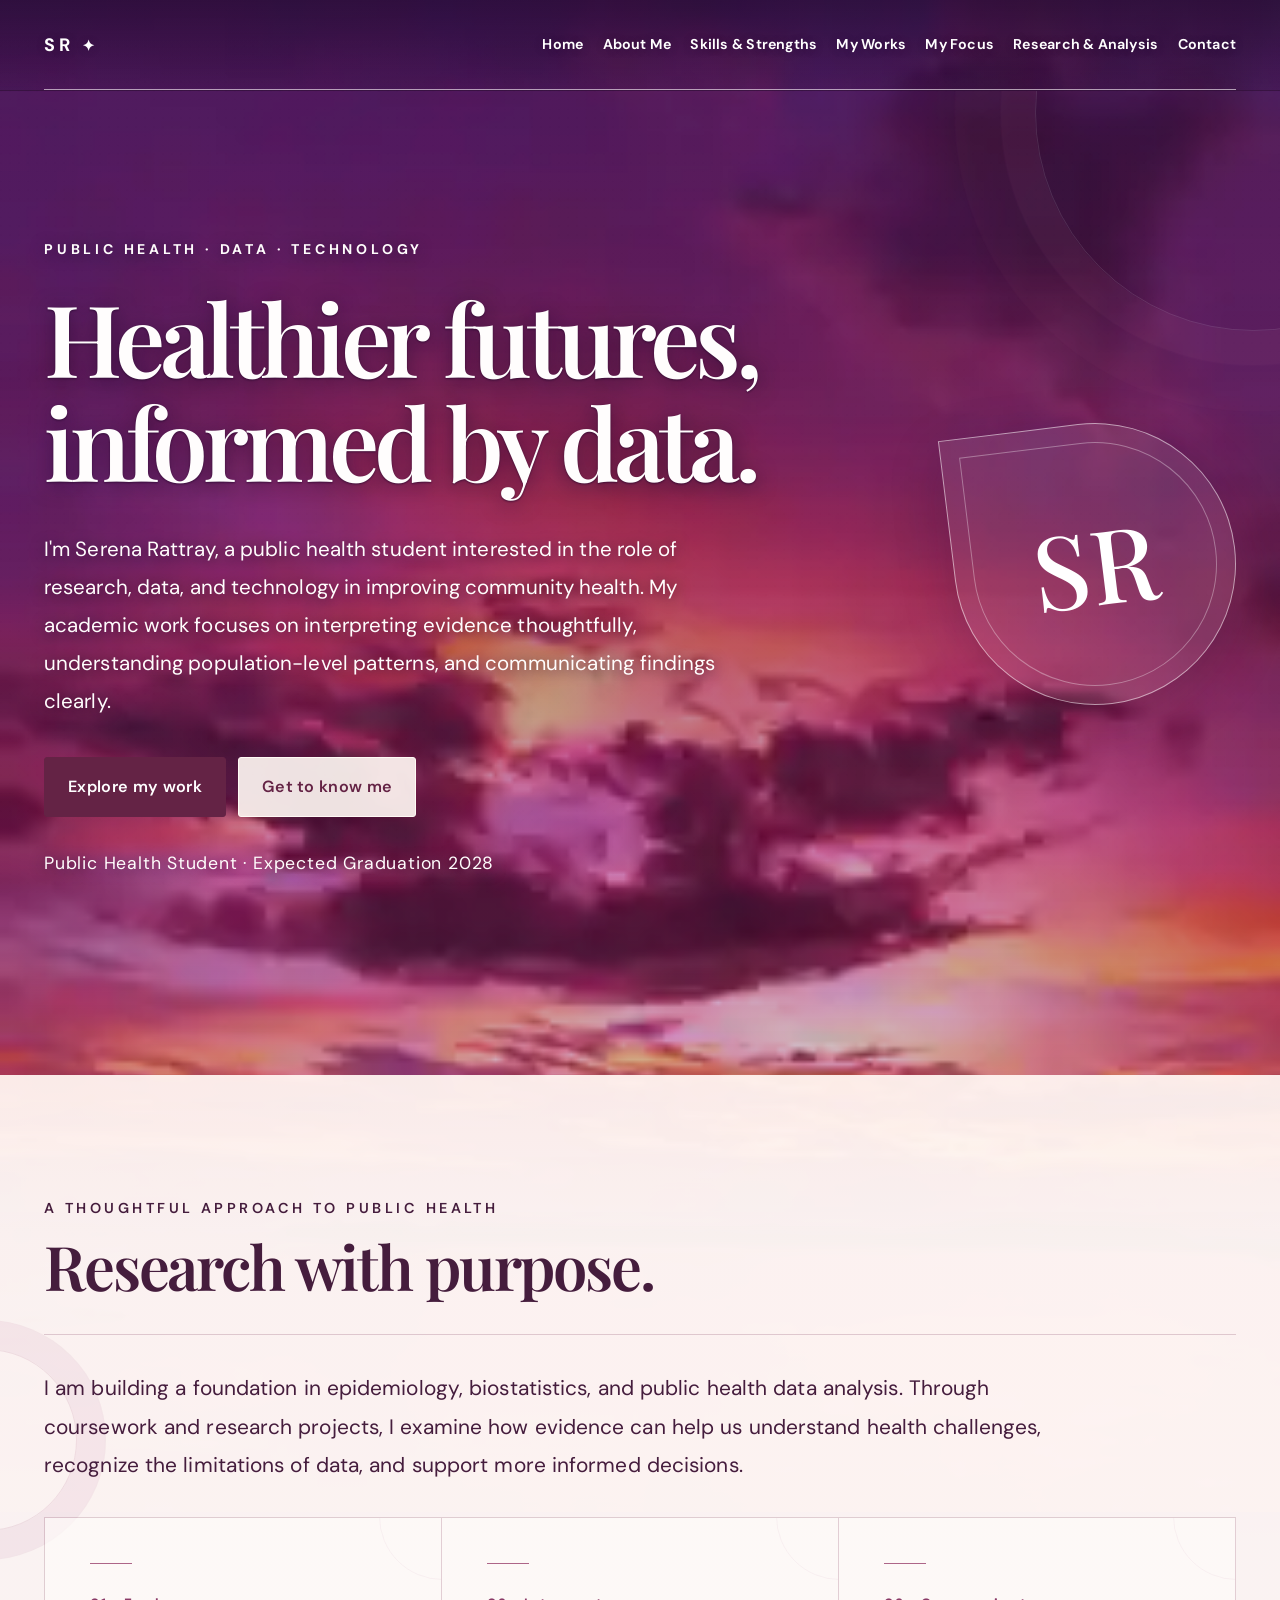
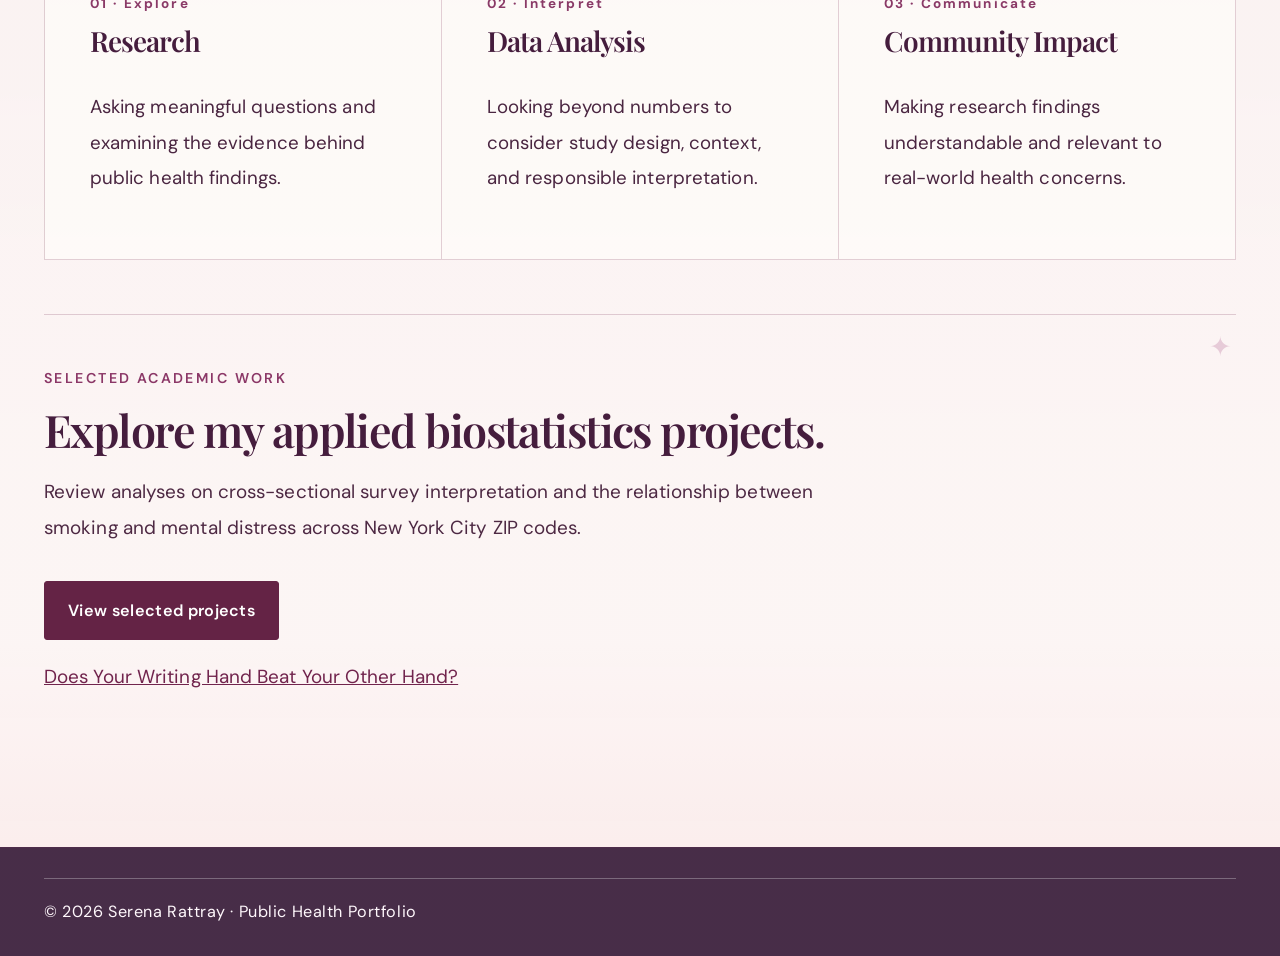
<file: index.html>
<!DOCTYPE html><html lang="en"><head><meta charset="UTF-8"><meta name="viewport" content="width=device-width,initial-scale=1"><meta name="description" content="Serena Rattray's public health research and applied biostatistics portfolio."><title>Serena Rattray | Public Health Portfolio</title><link rel="preconnect" href="https://fonts.googleapis.com"><link rel="preconnect" href="https://fonts.gstatic.com" crossorigin><link href="https://fonts.googleapis.com/css2?family=DM+Sans:wght@400;500;600;700&family=Playfair+Display:wght@500;600;700&display=swap" rel="stylesheet"><link rel="stylesheet" href="style.css"></head><body><header><div class="wrap topbar"><a class="brand" href="index.html" aria-current="page">SR <span aria-hidden="true">✦</span></a><nav class="nav" aria-label="Main navigation"><a href="index.html">Home</a><a href="about.html">About Me</a><a href="skills.html">Skills &amp; Strengths</a><a href="works.html">My Works</a><a href="focus.html">My Focus</a><a href="research.html">Research &amp; Analysis</a><a href="more.html#contact">Contact</a></nav></div></header><main><section class="hero"><div class="wrap hero-grid"><div><span class="eyebrow">Public health · Data · Technology</span><h1>Healthier futures, informed by data.</h1><p>I'm Serena Rattray, a public health student interested in the role of research, data, and technology in improving community health. My academic work focuses on interpreting evidence thoughtfully, understanding population-level patterns, and communicating findings clearly.</p><a class="button" href="research.html">Explore my work</a><a class="button alt" href="about.html">Get to know me</a><p class="muted">Public Health Student · Expected Graduation 2028</p></div><div class="monogram" aria-label="Serena Rattray initials">SR</div></div></section><section class="content"><div class="wrap"><div class="section-head"><div><span class="eyebrow">A thoughtful approach to public health</span><h2>Research with purpose.</h2></div></div><p class="editorial-intro">I am building a foundation in epidemiology, biostatistics, and public health data analysis. Through coursework and research projects, I examine how evidence can help us understand health challenges, recognize the limitations of data, and support more informed decisions.</p><div class="three spaced"><article class="card"><span class="tag">01 · Explore</span><h3>Research</h3><p>Asking meaningful questions and examining the evidence behind public health findings.</p></article><article class="card"><span class="tag">02 · Interpret</span><h3>Data Analysis</h3><p>Looking beyond numbers to consider study design, context, and responsible interpretation.</p></article><article class="card"><span class="tag">03 · Communicate</span><h3>Community Impact</h3><p>Making research findings understandable and relevant to real-world health concerns.</p></article></div><div class="editorial-panel"><span class="editorial-kicker">Selected academic work</span><h2>Explore my applied biostatistics projects.</h2><p>Review analyses on cross-sectional survey interpretation and the relationship between smoking and mental distress across New York City ZIP codes.</p><a class="button" href="works.html">View selected projects</a><p><a href="ttest.html">Does Your Writing Hand Beat Your Other Hand?</a></p></div></div></section></main><footer><div class="wrap">© 2026 Serena Rattray · Public Health Portfolio</div></footer></body></html>
</file>
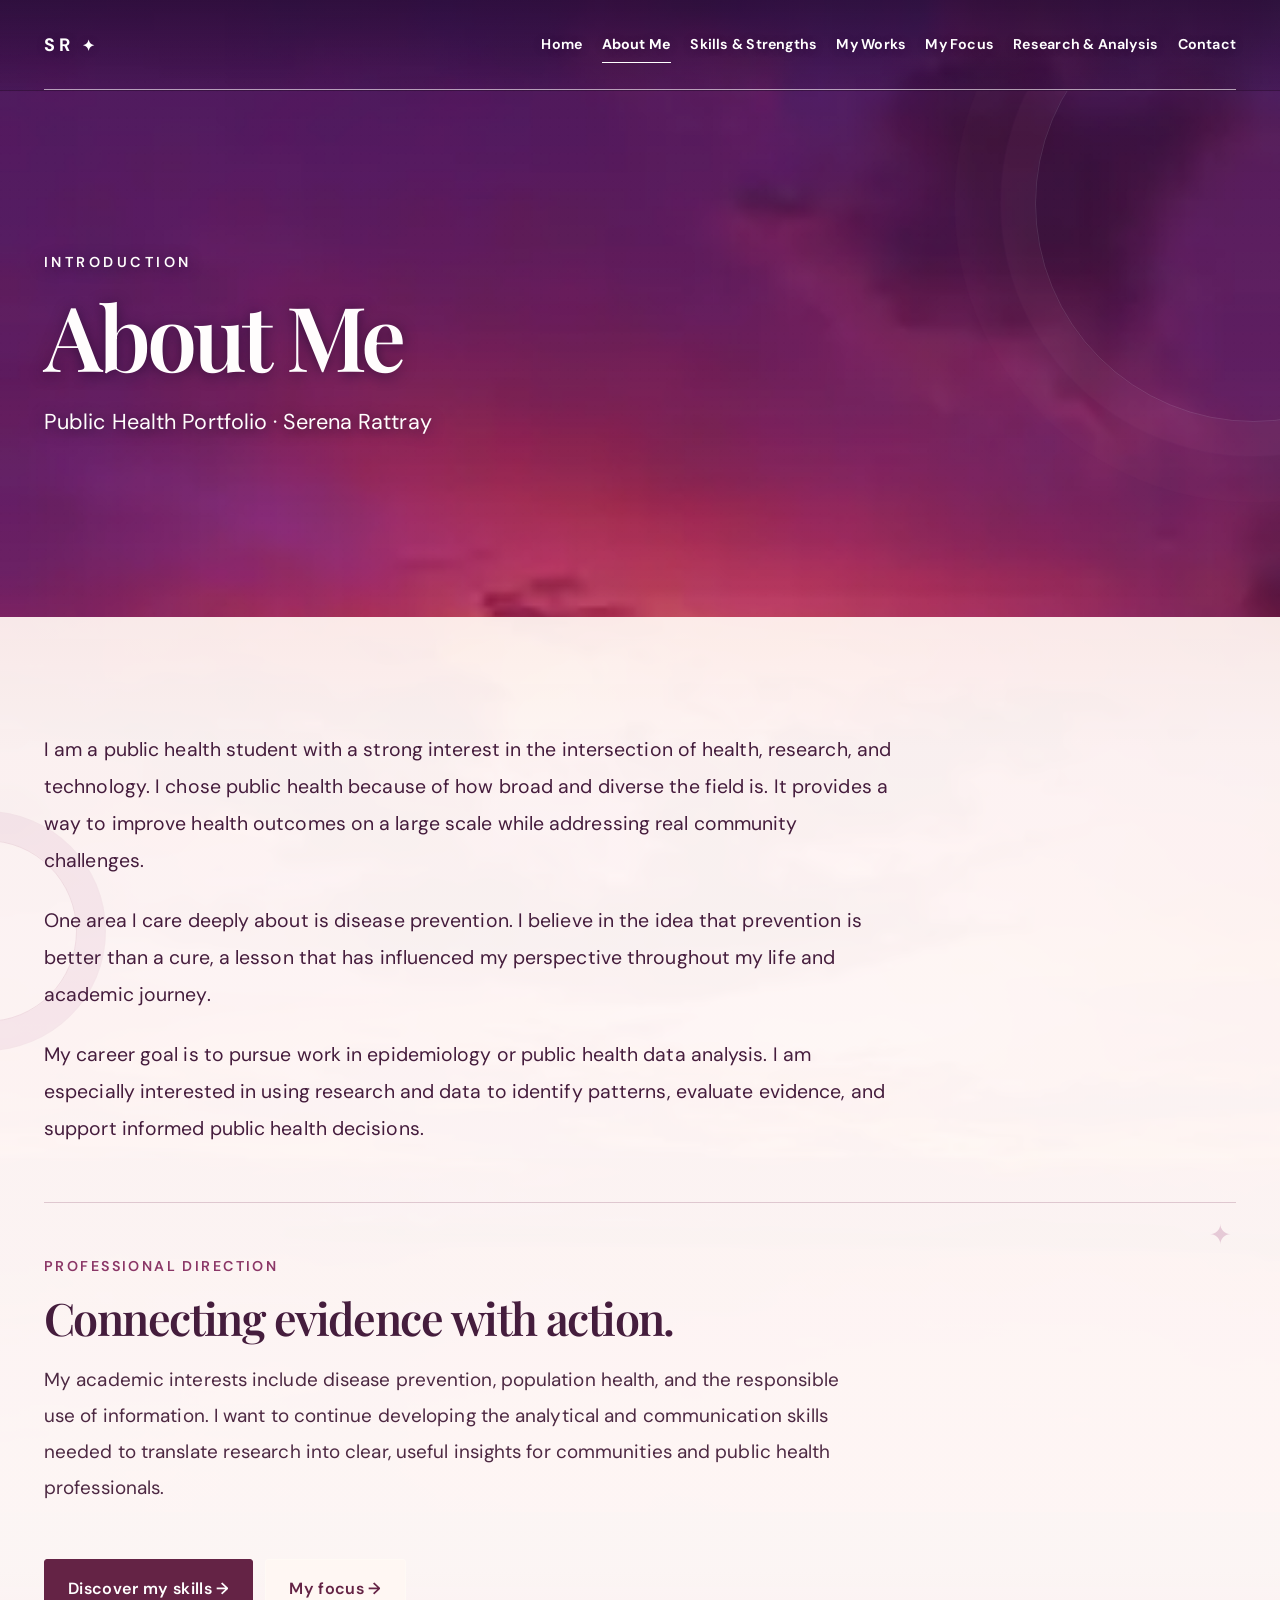
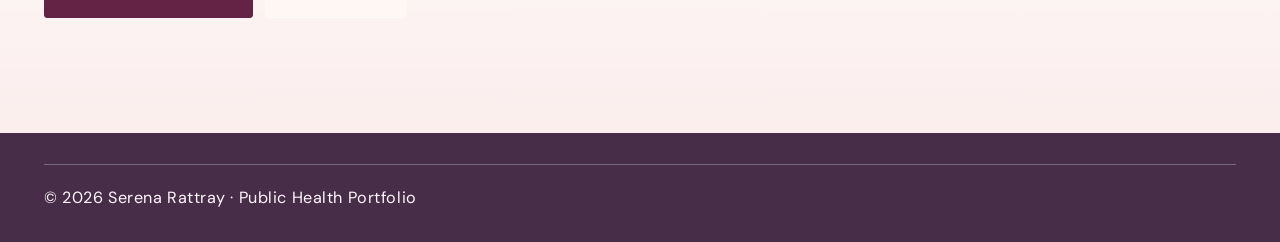
<file: about.html>
<!DOCTYPE html><html lang="en"><head><meta charset="UTF-8"><meta name="viewport" content="width=device-width,initial-scale=1"><meta name="description" content="Serena Rattray's public health research and applied biostatistics portfolio."><title>About Me | Serena Rattray</title><link rel="preconnect" href="https://fonts.googleapis.com"><link rel="preconnect" href="https://fonts.gstatic.com" crossorigin><link href="https://fonts.googleapis.com/css2?family=DM+Sans:wght@400;500;600;700&family=Playfair+Display:wght@500;600;700&display=swap" rel="stylesheet"><link rel="stylesheet" href="style.css"></head><body><header><div class="wrap topbar"><a class="brand" href="index.html">SR <span aria-hidden="true">✦</span></a><nav class="nav" aria-label="Main navigation"><a href="index.html">Home</a><a href="about.html" aria-current="page">About Me</a><a href="skills.html">Skills &amp; Strengths</a><a href="works.html">My Works</a><a href="focus.html">My Focus</a><a href="research.html">Research &amp; Analysis</a><a href="more.html#contact">Contact</a></nav></div></header><main><section class="page-header"><div class="wrap"><span class="eyebrow">Introduction</span><h1>About Me</h1><p class="muted">Public Health Portfolio · Serena Rattray</p></div></section><section class="content"><div class="wrap"><div class="prose"><p>I am a public health student with a strong interest in the intersection of health, research, and technology. I chose public health because of how broad and diverse the field is. It provides a way to improve health outcomes on a large scale while addressing real community challenges.</p><p>One area I care deeply about is disease prevention. I believe in the idea that prevention is better than a cure, a lesson that has influenced my perspective throughout my life and academic journey.</p><p>My career goal is to pursue work in epidemiology or public health data analysis. I am especially interested in using research and data to identify patterns, evaluate evidence, and support informed public health decisions.</p></div><div class="editorial-panel"><span class="editorial-kicker">Professional direction</span><h2>Connecting evidence with action.</h2><p>My academic interests include disease prevention, population health, and the responsible use of information. I want to continue developing the analytical and communication skills needed to translate research into clear, useful insights for communities and public health professionals.</p></div><a class="button" href="skills.html">Discover my skills →</a><a class="button alt" href="focus.html">My focus →</a></div></section></main><footer><div class="wrap">© 2026 Serena Rattray · Public Health Portfolio</div></footer></body></html>
</file>
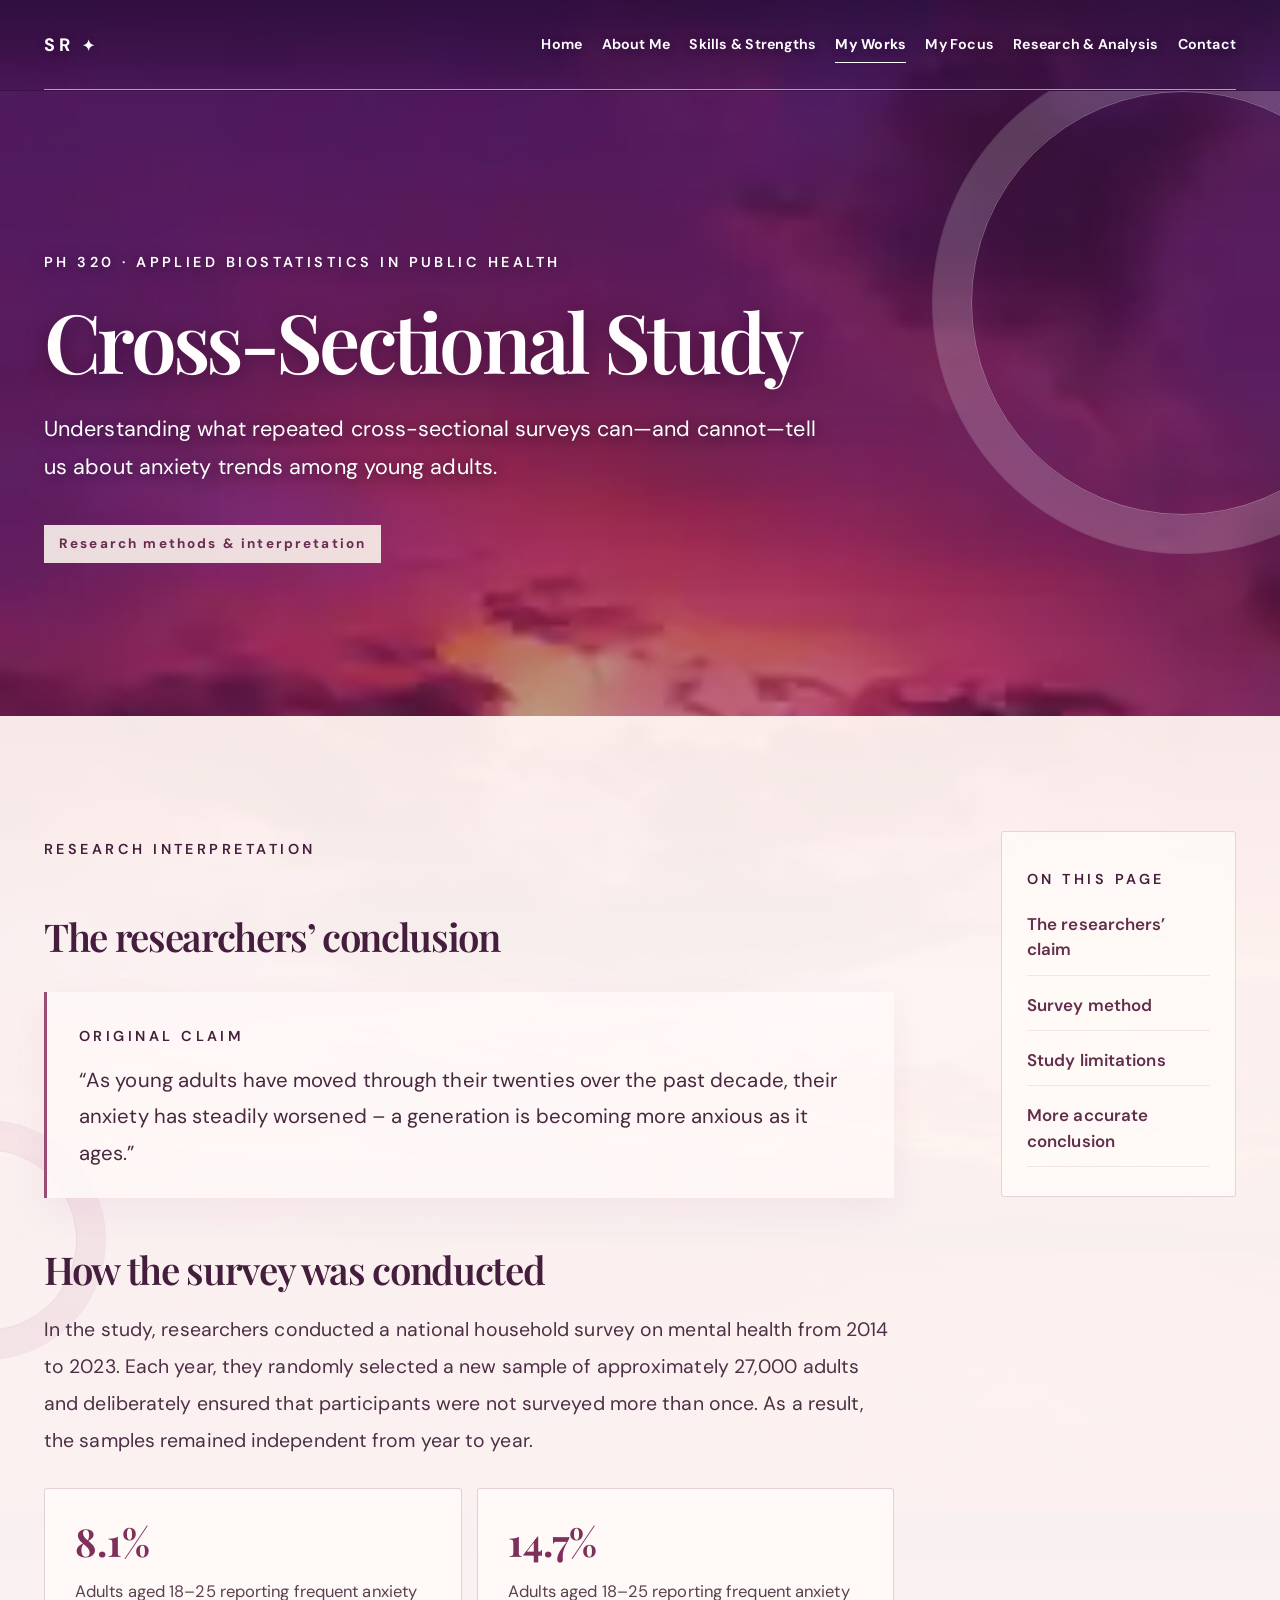
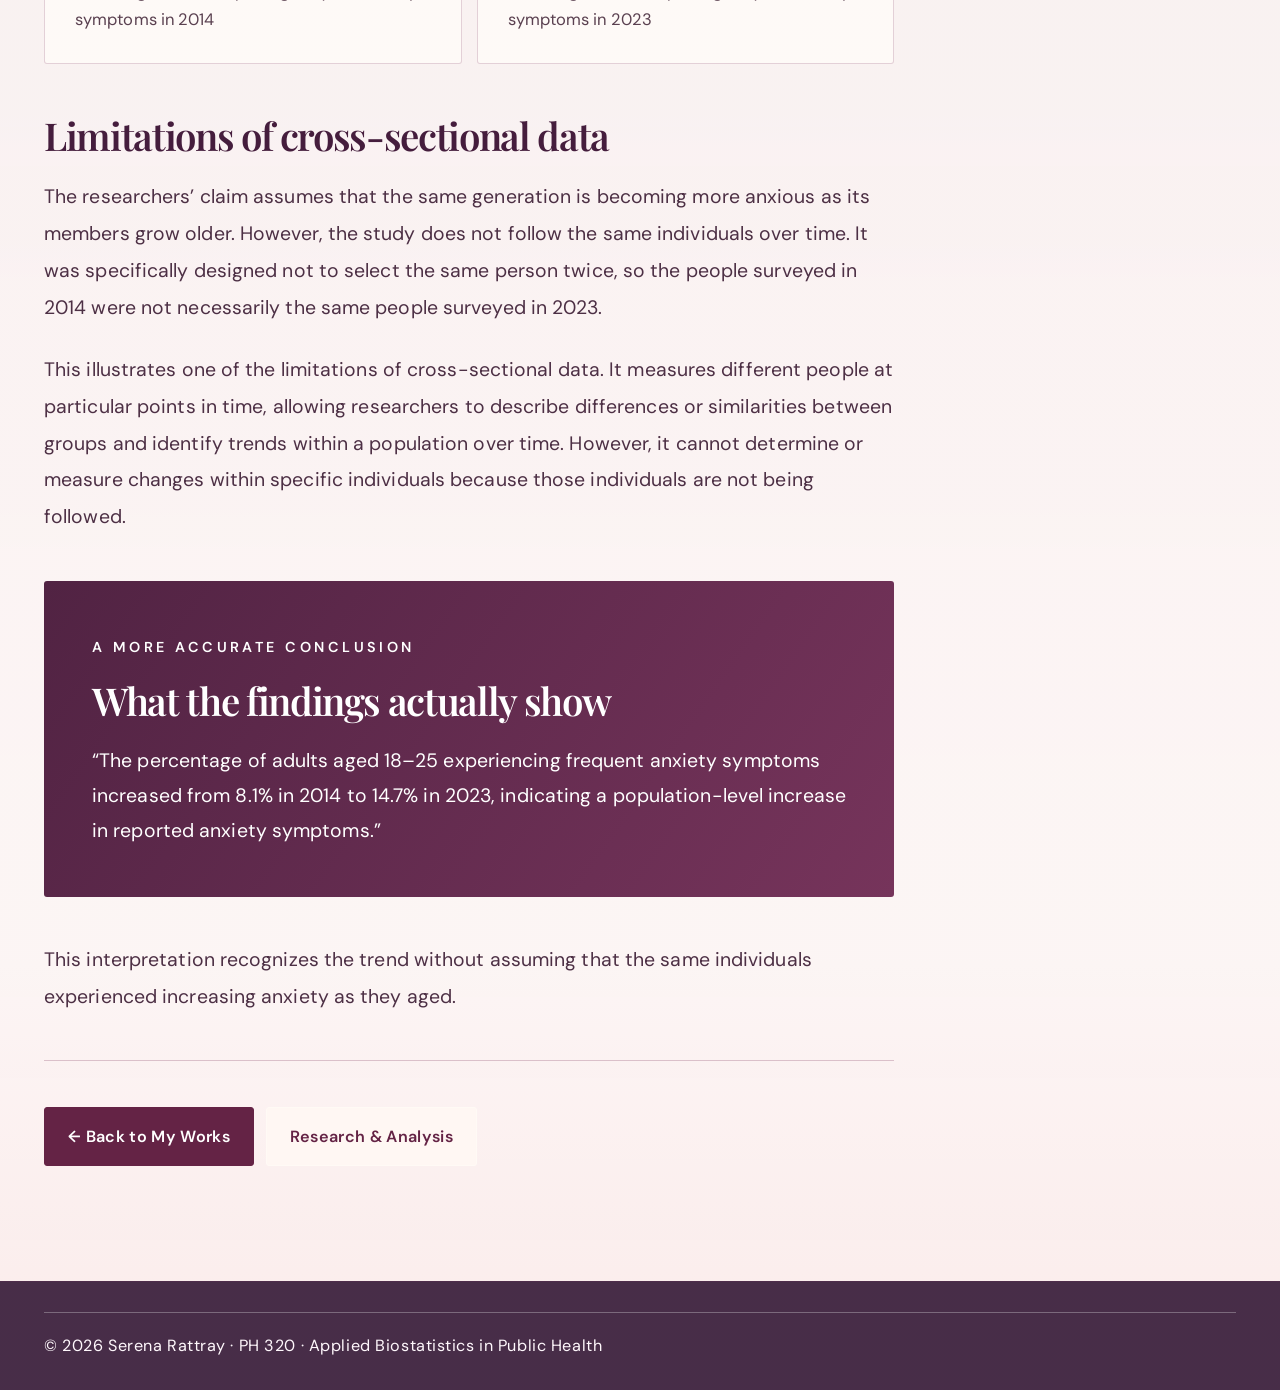
<file: cross-sectional.html>
<!DOCTYPE html>
<html lang="en">
<head>
<meta charset="UTF-8">
<meta name="viewport" content="width=device-width, initial-scale=1">
<meta name="description" content="A PH 320 analysis of repeated cross-sectional surveys and claims about anxiety among young adults.">
<title>Cross-Sectional Study | Serena Rattray</title>
<link rel="preconnect" href="https://fonts.googleapis.com">
<link rel="preconnect" href="https://fonts.gstatic.com" crossorigin>
<link href="https://fonts.googleapis.com/css2?family=DM+Sans:wght@400;500;600;700&family=Playfair+Display:wght@500;600;700&display=swap" rel="stylesheet">
<link rel="stylesheet" href="style.css">


</head>
<body class="research-project cross-sectional-project">
<header><div class="wrap topbar"><a class="brand" href="index.html">SR <span aria-hidden="true">✦</span></a><nav class="nav" aria-label="Main navigation"><a href="index.html">Home</a><a href="about.html">About Me</a><a href="skills.html">Skills &amp; Strengths</a><a href="works.html" aria-current="page">My Works</a><a href="focus.html">My Focus</a><a href="research.html">Research &amp; Analysis</a><a href="more.html#contact">Contact</a></nav></div></header>
<main>
<section class="article-hero"><div class="wrap"><span class="eyebrow">PH 320 · Applied Biostatistics in Public Health</span><h1>Cross-Sectional Study</h1><p class="article-intro">Understanding what repeated cross-sectional surveys can—and cannot—tell us about anxiety trends among young adults.</p><span class="tag">Research methods &amp; interpretation</span></div></section>
<section class="content"><div class="wrap article-layout"><article class="article-body">
<span class="eyebrow">Research interpretation</span><h2 id="claim">The researchers’ conclusion</h2>
<div class="pullquote"><span class="eyebrow">Original claim</span><p>“As young adults have moved through their twenties over the past decade, their anxiety has steadily worsened – a generation is becoming more anxious as it ages.”</p></div>
<h2 id="method">How the survey was conducted</h2>
<p>In the study, researchers conducted a national household survey on mental health from 2014 to 2023. Each year, they randomly selected a new sample of approximately 27,000 adults and deliberately ensured that participants were not surveyed more than once. As a result, the samples remained independent from year to year.</p>
<div class="stat-row" aria-label="Reported anxiety symptom percentages"><div class="stat"><strong>8.1%</strong><span>Adults aged 18–25 reporting frequent anxiety symptoms in 2014</span></div><div class="stat"><strong>14.7%</strong><span>Adults aged 18–25 reporting frequent anxiety symptoms in 2023</span></div></div>
<h2 id="limitations">Limitations of cross-sectional data</h2>
<p>The researchers’ claim assumes that the same generation is becoming more anxious as its members grow older. However, the study does not follow the same individuals over time. It was specifically designed not to select the same person twice, so the people surveyed in 2014 were not necessarily the same people surveyed in 2023.</p>
<p>This illustrates one of the limitations of cross-sectional data. It measures different people at particular points in time, allowing researchers to describe differences or similarities between groups and identify trends within a population over time. However, it cannot determine or measure changes within specific individuals because those individuals are not being followed.</p>
<div class="takeaway" id="conclusion"><span class="eyebrow" style="color:#f4d8e4">A more accurate conclusion</span><h2>What the findings actually show</h2><p>“The percentage of adults aged 18–25 experiencing frequent anxiety symptoms increased from 8.1% in 2014 to 14.7% in 2023, indicating a population-level increase in reported anxiety symptoms.”</p></div>
<p>This interpretation recognizes the trend without assuming that the same individuals experienced increasing anxiety as they aged.</p>
<div class="article-foot"><a class="button" href="works.html">← Back to My Works</a><a class="button alt" href="research.html">Research &amp; Analysis</a></div>
</article><aside class="article-sidebar" aria-label="On this page"><span class="eyebrow">On this page</span><a href="#claim">The researchers’ claim</a><a href="#method">Survey method</a><a href="#limitations">Study limitations</a><a href="#conclusion">More accurate conclusion</a></aside></div></section>
</main><footer><div class="wrap">© 2026 Serena Rattray · PH 320 · Applied Biostatistics in Public Health</div></footer>
</body></html>
</file>
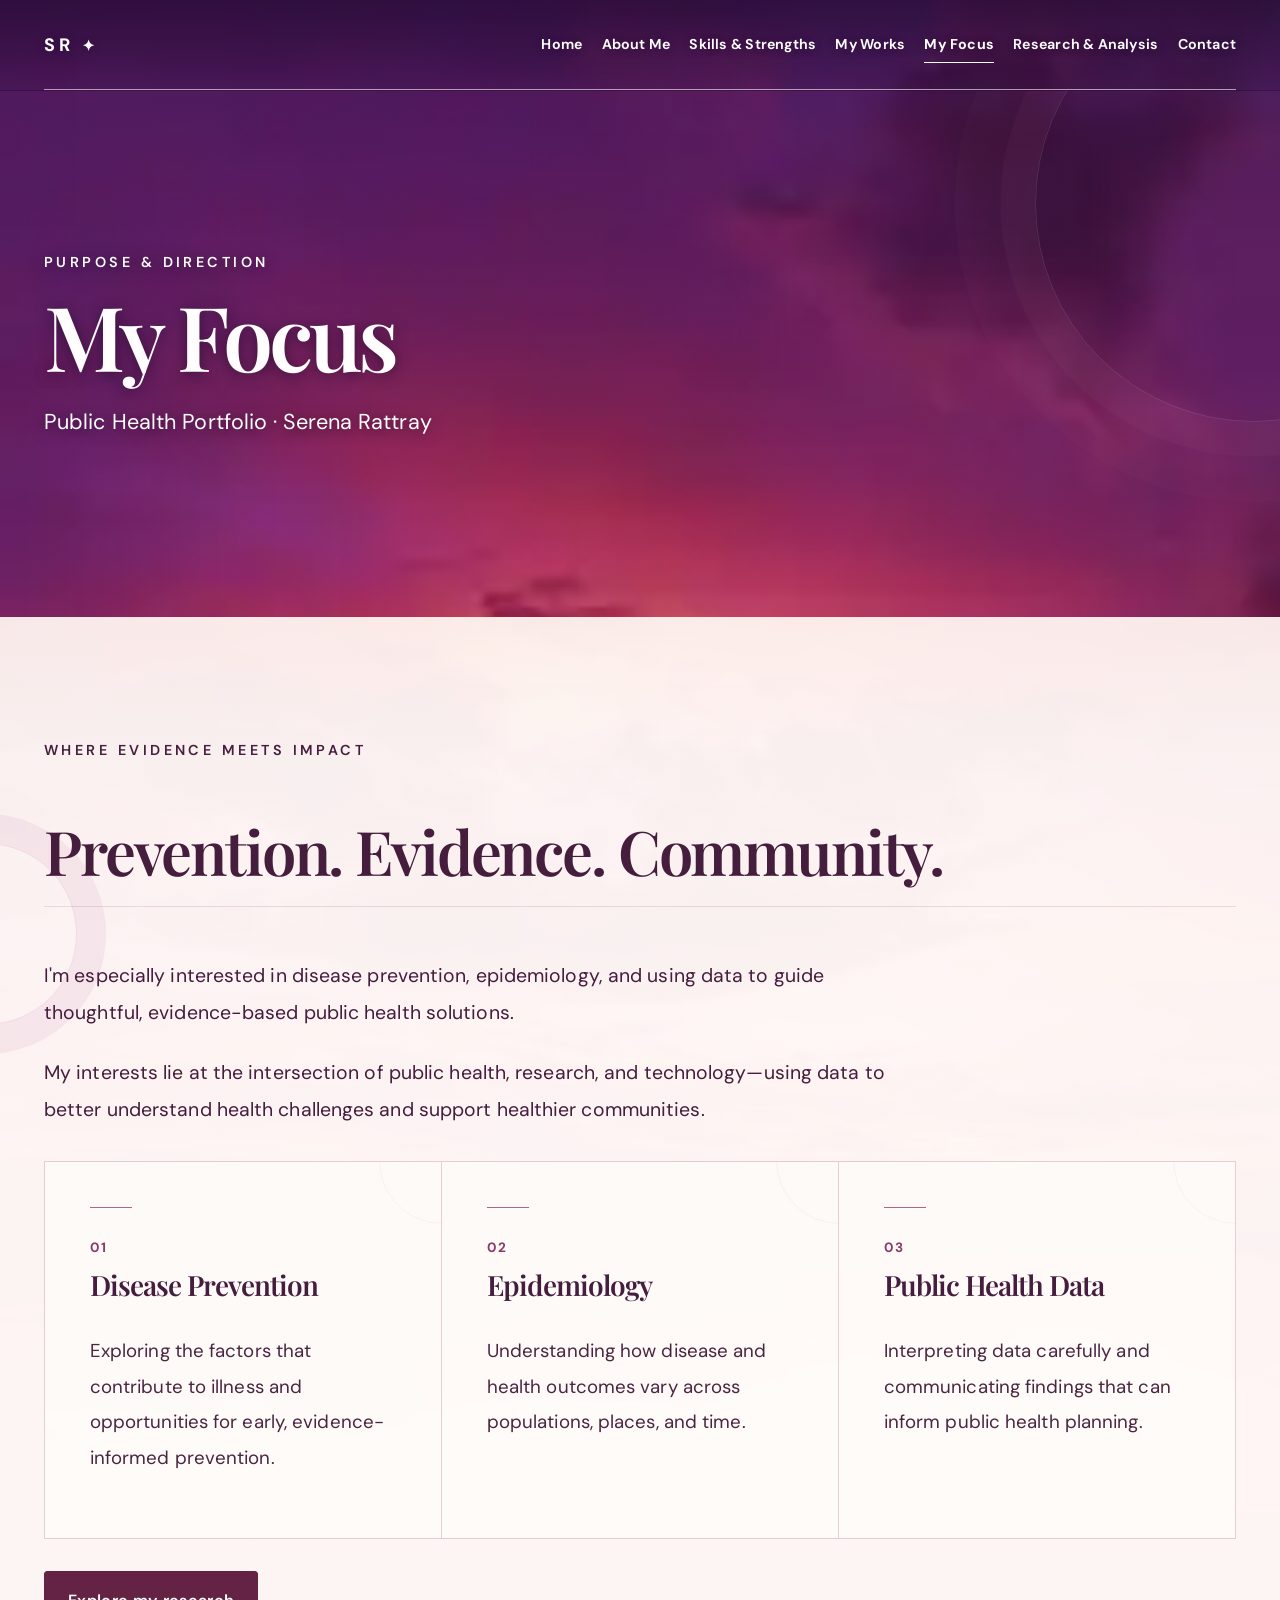
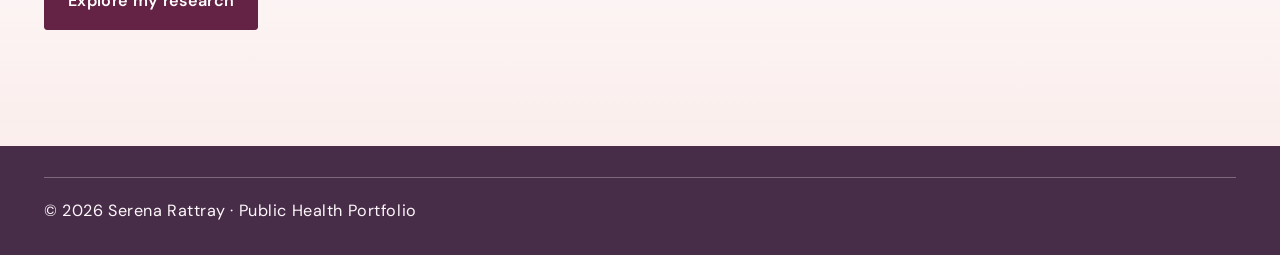
<file: focus.html>
<!DOCTYPE html><html lang="en"><head><meta charset="UTF-8"><meta name="viewport" content="width=device-width,initial-scale=1"><meta name="description" content="Serena Rattray's public health research and applied biostatistics portfolio."><title>My Focus | Serena Rattray</title><link rel="preconnect" href="https://fonts.googleapis.com"><link rel="preconnect" href="https://fonts.gstatic.com" crossorigin><link href="https://fonts.googleapis.com/css2?family=DM+Sans:wght@400;500;600;700&family=Playfair+Display:wght@500;600;700&display=swap" rel="stylesheet"><link rel="stylesheet" href="style.css"></head><body><header><div class="wrap topbar"><a class="brand" href="index.html">SR <span aria-hidden="true">✦</span></a><nav class="nav" aria-label="Main navigation"><a href="index.html">Home</a><a href="about.html">About Me</a><a href="skills.html">Skills &amp; Strengths</a><a href="works.html">My Works</a><a href="focus.html" aria-current="page">My Focus</a><a href="research.html">Research &amp; Analysis</a><a href="more.html#contact">Contact</a></nav></div></header><main><section class="page-header"><div class="wrap"><span class="eyebrow">Purpose & direction</span><h1>My Focus</h1><p class="muted">Public Health Portfolio · Serena Rattray</p></div></section><section class="content"><div class="wrap"><span class="eyebrow">Where evidence meets impact</span><h2>Prevention. Evidence. Community.</h2><div class="prose"><p>I'm especially interested in disease prevention, epidemiology, and using data to guide thoughtful, evidence-based public health solutions.</p><p>My interests lie at the intersection of public health, research, and technology—using data to better understand health challenges and support healthier communities.</p></div><div class="three spaced"><article class="card"><span class="tag">01</span><h3>Disease Prevention</h3><p>Exploring the factors that contribute to illness and opportunities for early, evidence-informed prevention.</p></article><article class="card"><span class="tag">02</span><h3>Epidemiology</h3><p>Understanding how disease and health outcomes vary across populations, places, and time.</p></article><article class="card"><span class="tag">03</span><h3>Public Health Data</h3><p>Interpreting data carefully and communicating findings that can inform public health planning.</p></article></div><a class="button spaced" href="research.html">Explore my research</a></div></section></main><footer><div class="wrap">© 2026 Serena Rattray · Public Health Portfolio</div></footer></body></html>
</file>
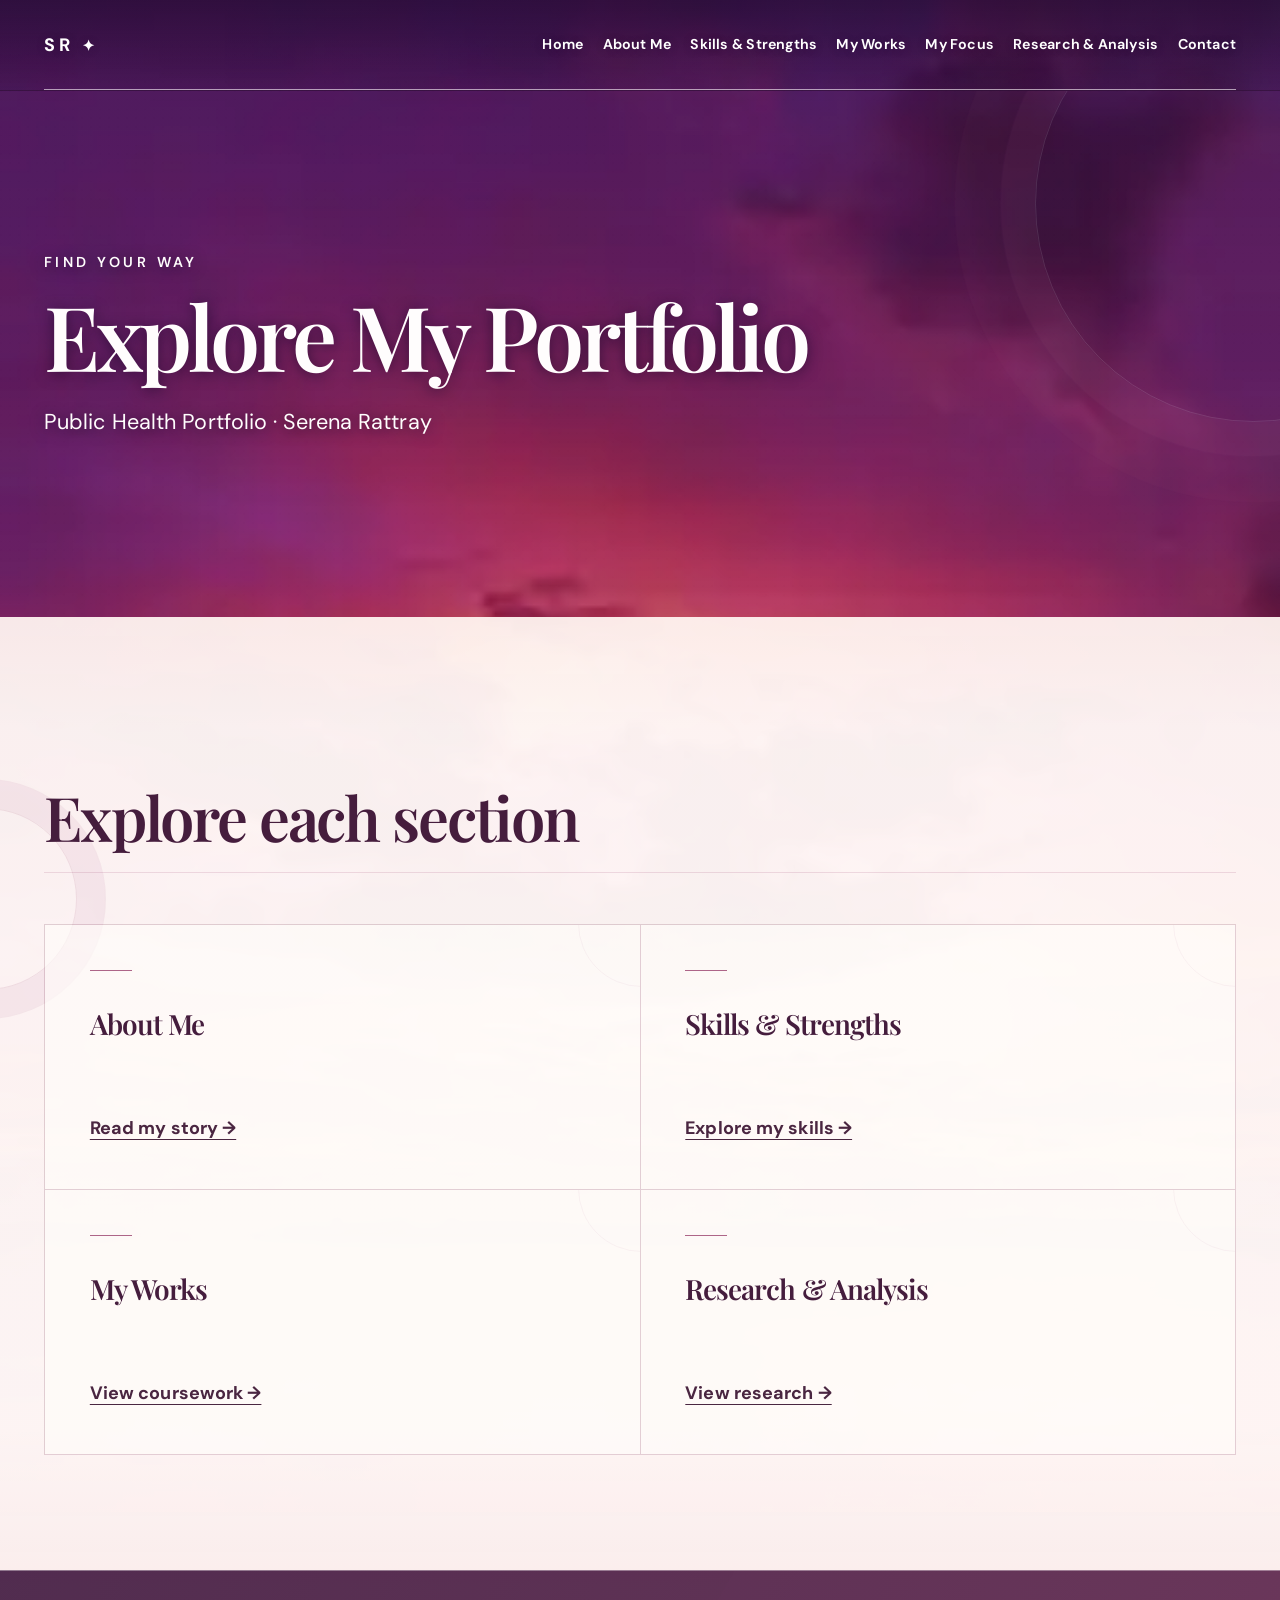
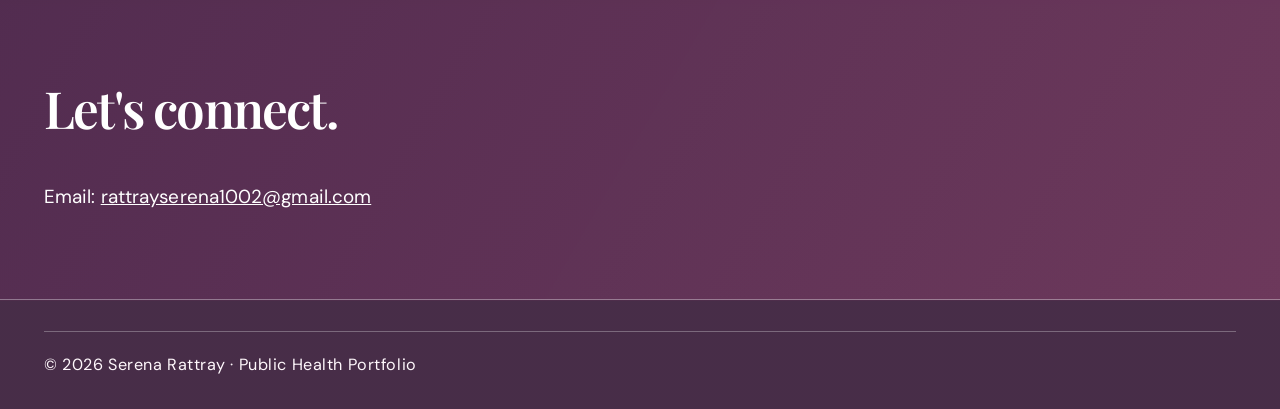
<file: more.html>
<!DOCTYPE html><html lang="en"><head><meta charset="UTF-8"><meta name="viewport" content="width=device-width,initial-scale=1"><meta name="description" content="Serena Rattray's public health research and applied biostatistics portfolio."><title>Explore My Portfolio | Serena Rattray</title><link rel="preconnect" href="https://fonts.googleapis.com"><link rel="preconnect" href="https://fonts.gstatic.com" crossorigin><link href="https://fonts.googleapis.com/css2?family=DM+Sans:wght@400;500;600;700&family=Playfair+Display:wght@500;600;700&display=swap" rel="stylesheet"><link rel="stylesheet" href="style.css"></head><body><header><div class="wrap topbar"><a class="brand" href="index.html">SR <span aria-hidden="true">✦</span></a><nav class="nav" aria-label="Main navigation"><a href="index.html">Home</a><a href="about.html">About Me</a><a href="skills.html">Skills &amp; Strengths</a><a href="works.html">My Works</a><a href="focus.html">My Focus</a><a href="research.html">Research &amp; Analysis</a><a href="more.html#contact">Contact</a></nav></div></header><main><section class="page-header"><div class="wrap"><span class="eyebrow">Find your way</span><h1>Explore My Portfolio</h1><p class="muted">Public Health Portfolio · Serena Rattray</p></div></section><section class="content"><div class="wrap"><h2>Explore each section</h2><div class="cards"><article class="card"><h3>About Me</h3><a href="about.html">Read my story →</a></article><article class="card"><h3>Skills &amp; Strengths</h3><a href="skills.html">Explore my skills →</a></article><article class="card"><h3>My Works</h3><a href="works.html">View coursework →</a></article><article class="card"><h3>Research &amp; Analysis</h3><a href="research.html">View research →</a></article></div></div></section><section class="contact-band" id="contact"><div class="wrap"><h2>Let's connect.</h2><p>Email: <a href="mailto:rattrayserena1002@gmail.com">rattrayserena1002@gmail.com</a></p></div></section></main><footer><div class="wrap">© 2026 Serena Rattray · Public Health Portfolio</div></footer></body></html>
</file>
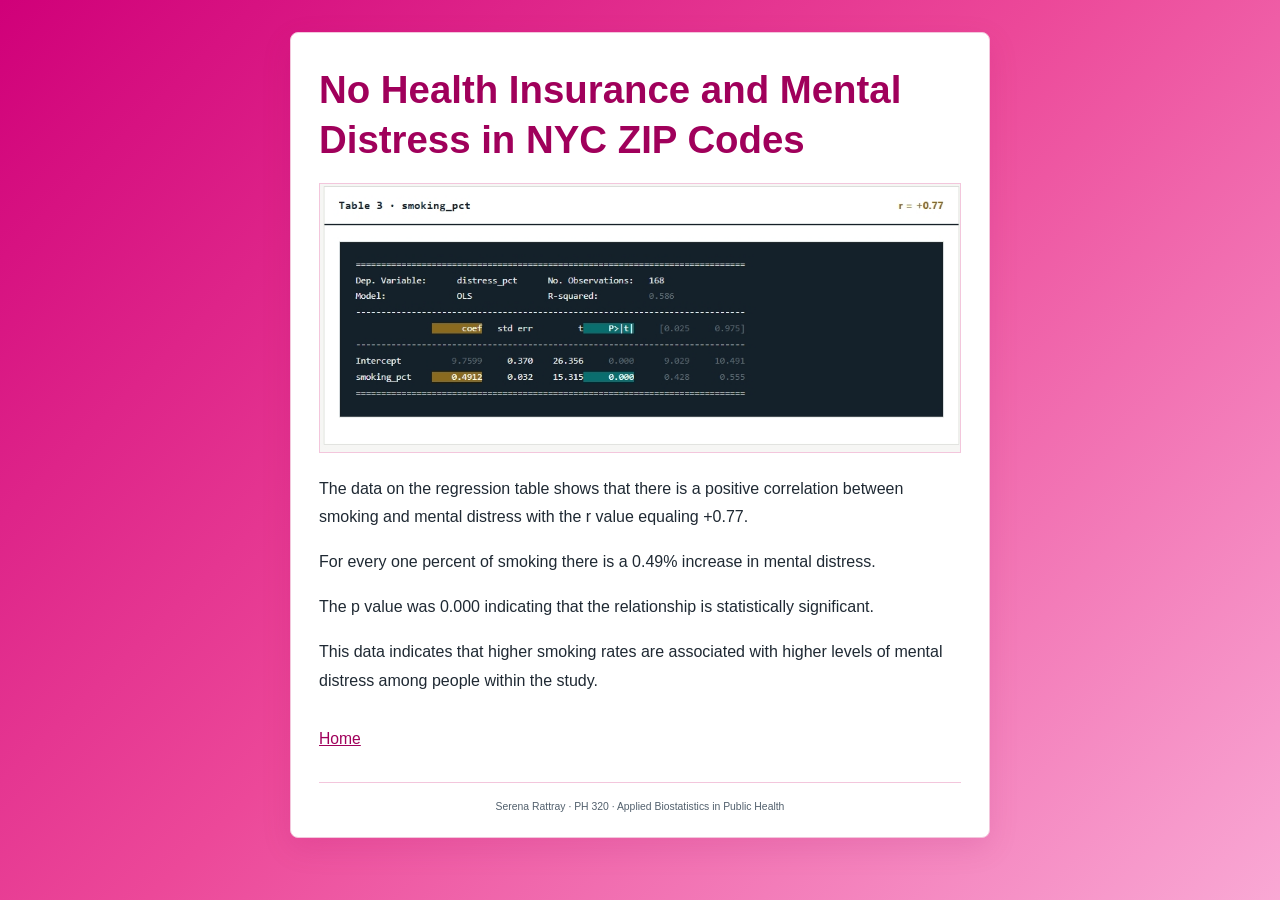
<file: regression.html>
<!DOCTYPE html>
<html lang="en">
<head>
  <meta charset="UTF-8">
  <meta name="viewport" content="width=device-width, initial-scale=1.0">
  <title>No Health Insurance and Mental Distress in NYC ZIP Codes</title>
  <style>
    :root {
      --panel: #ffffff;
      --text: #1f2933;
      --muted: #52606d;
      --line: #f3c6dc;
      --link: #a0005b;
    }

    * {
      box-sizing: border-box;
    }

    body {
      margin: 0;
      background: linear-gradient(135deg, #d00079 0%, #ec4899 48%, #f9a8d4 100%) fixed;
      color: var(--text);
      font-family: Arial, Helvetica, sans-serif;
      line-height: 1.8;
      padding: 32px 16px;
    }

    .page {
      max-width: 700px;
      margin: 0 auto;
      background: var(--panel);
      border: 1px solid var(--line);
      border-radius: 8px;
      padding: 32px 28px 20px;
      box-shadow: 0 10px 30px rgba(160, 0, 91, 0.12);
    }

    h1 {
      margin: 0 0 18px;
      color: #a0005b;
      font-size: clamp(1.8rem, 3vw, 2.6rem);
      line-height: 1.3;
      font-weight: 700;
      text-align: left;
    }

    p {
      margin: 0 0 16px;
      font-size: 1rem;
      color: var(--text);
    }

    .figure {
      margin: 18px 0 22px;
      text-align: center;
    }

    img {
      display: block;
      max-width: 100%;
      height: auto;
      margin: 0 auto;
      border: 1px solid var(--line);
      background: #fff;
    }

    a {
      color: var(--link);
      text-decoration: underline;
    }

    .home-link {
      display: inline-block;
      margin-top: 14px;
      font-size: 0.98rem;
    }

    footer {
      margin-top: 28px;
      padding-top: 14px;
      border-top: 1px solid var(--line);
      text-align: center;
      color: var(--muted);
      font-size: 0.78rem;
      line-height: 1.6;
    }
  </style>
</head>
<body>
  <main class="page">
    <h1>No Health Insurance and Mental Distress in NYC ZIP Codes</h1>

    <div class="figure">
      <img src="table.png" alt="Regression output table">
    </div>

    <p>The data on the regression table shows that there is a positive correlation between smoking and mental distress with the r value equaling +0.77.</p>
    <p>For every one percent of smoking there is a 0.49% increase in mental distress.</p>
    <p>The p value was 0.000 indicating that the relationship is statistically significant.</p>

    <p>This data indicates that higher smoking rates are associated with higher levels of mental distress among people within the study.</p>

    <p><a href="index.html" class="home-link">Home</a></p>

    <footer>
      <small>Serena Rattray · PH 320 · Applied Biostatistics in Public Health</small>
    </footer>
  </main>
</body>
</html>
</file>
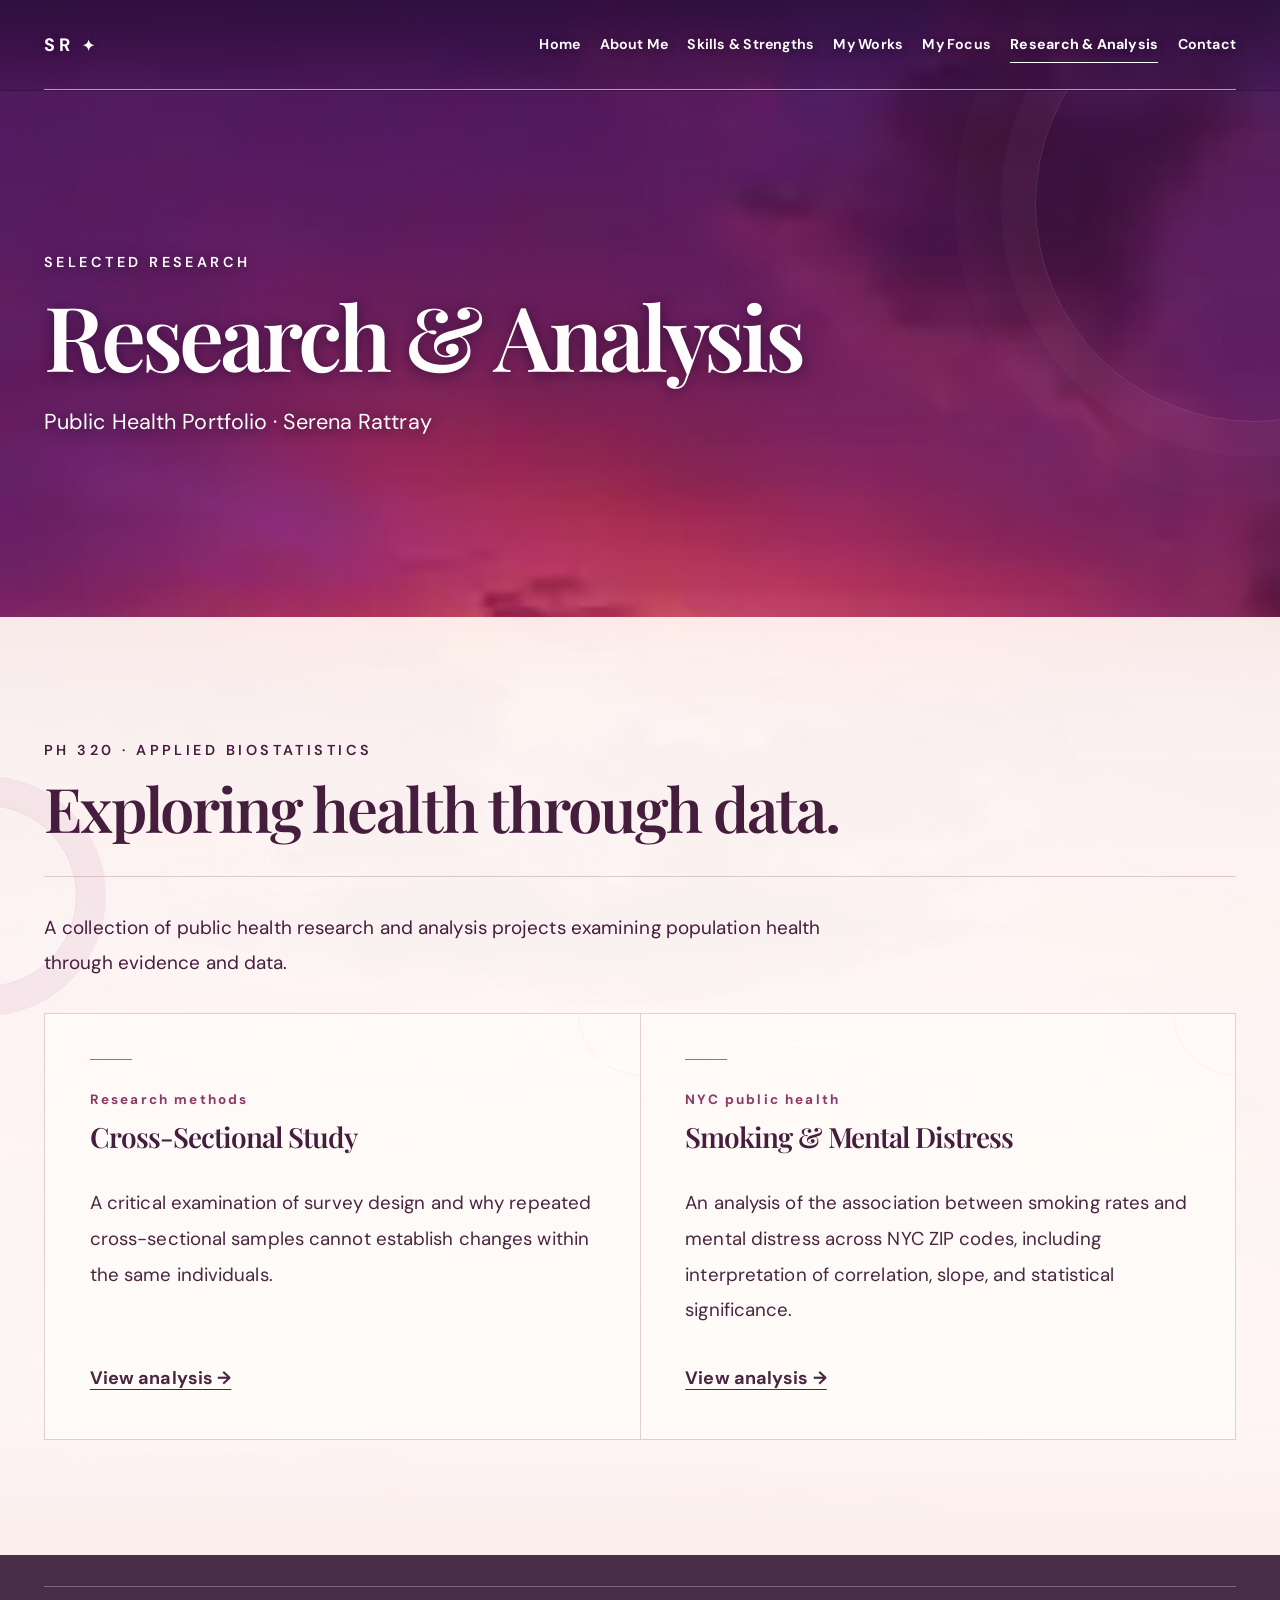
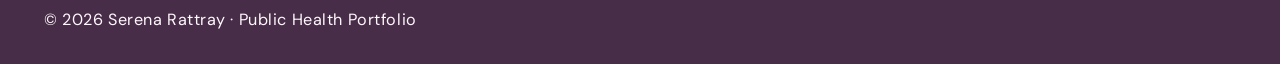
<file: research.html>
<!DOCTYPE html><html lang="en"><head><meta charset="UTF-8"><meta name="viewport" content="width=device-width,initial-scale=1"><meta name="description" content="Serena Rattray's public health research and applied biostatistics portfolio."><title>Research & Analysis | Serena Rattray</title><link rel="preconnect" href="https://fonts.googleapis.com"><link rel="preconnect" href="https://fonts.gstatic.com" crossorigin><link href="https://fonts.googleapis.com/css2?family=DM+Sans:wght@400;500;600;700&family=Playfair+Display:wght@500;600;700&display=swap" rel="stylesheet"><link rel="stylesheet" href="style.css"></head><body><header><div class="wrap topbar"><a class="brand" href="index.html">SR <span aria-hidden="true">✦</span></a><nav class="nav" aria-label="Main navigation"><a href="index.html">Home</a><a href="about.html">About Me</a><a href="skills.html">Skills &amp; Strengths</a><a href="works.html">My Works</a><a href="focus.html">My Focus</a><a href="research.html" aria-current="page">Research &amp; Analysis</a><a href="more.html#contact">Contact</a></nav></div></header><main><section class="page-header"><div class="wrap"><span class="eyebrow">Selected research</span><h1>Research & Analysis</h1><p class="muted">Public Health Portfolio · Serena Rattray</p></div></section><section class="content"><div class="wrap"><div class="section-head"><div><span class="eyebrow">PH 320 · Applied Biostatistics</span><h2>Exploring health through data.</h2></div></div><p class="prose">A collection of public health research and analysis projects examining population health through evidence and data.</p><div class="cards spaced"><article class="card"><span class="tag">Research methods</span><h3>Cross-Sectional Study</h3><p>A critical examination of survey design and why repeated cross-sectional samples cannot establish changes within the same individuals.</p><a href="cross-sectional.html">View analysis →</a></article><article class="card"><span class="tag">NYC public health</span><h3>Smoking & Mental Distress</h3><p>An analysis of the association between smoking rates and mental distress across NYC ZIP codes, including interpretation of correlation, slope, and statistical significance.</p><a href="smoking-mental-distress-nyc-zip-codes.html">View analysis →</a></article></div></div></section></main><footer><div class="wrap">© 2026 Serena Rattray · Public Health Portfolio</div></footer></body></html>
</file>
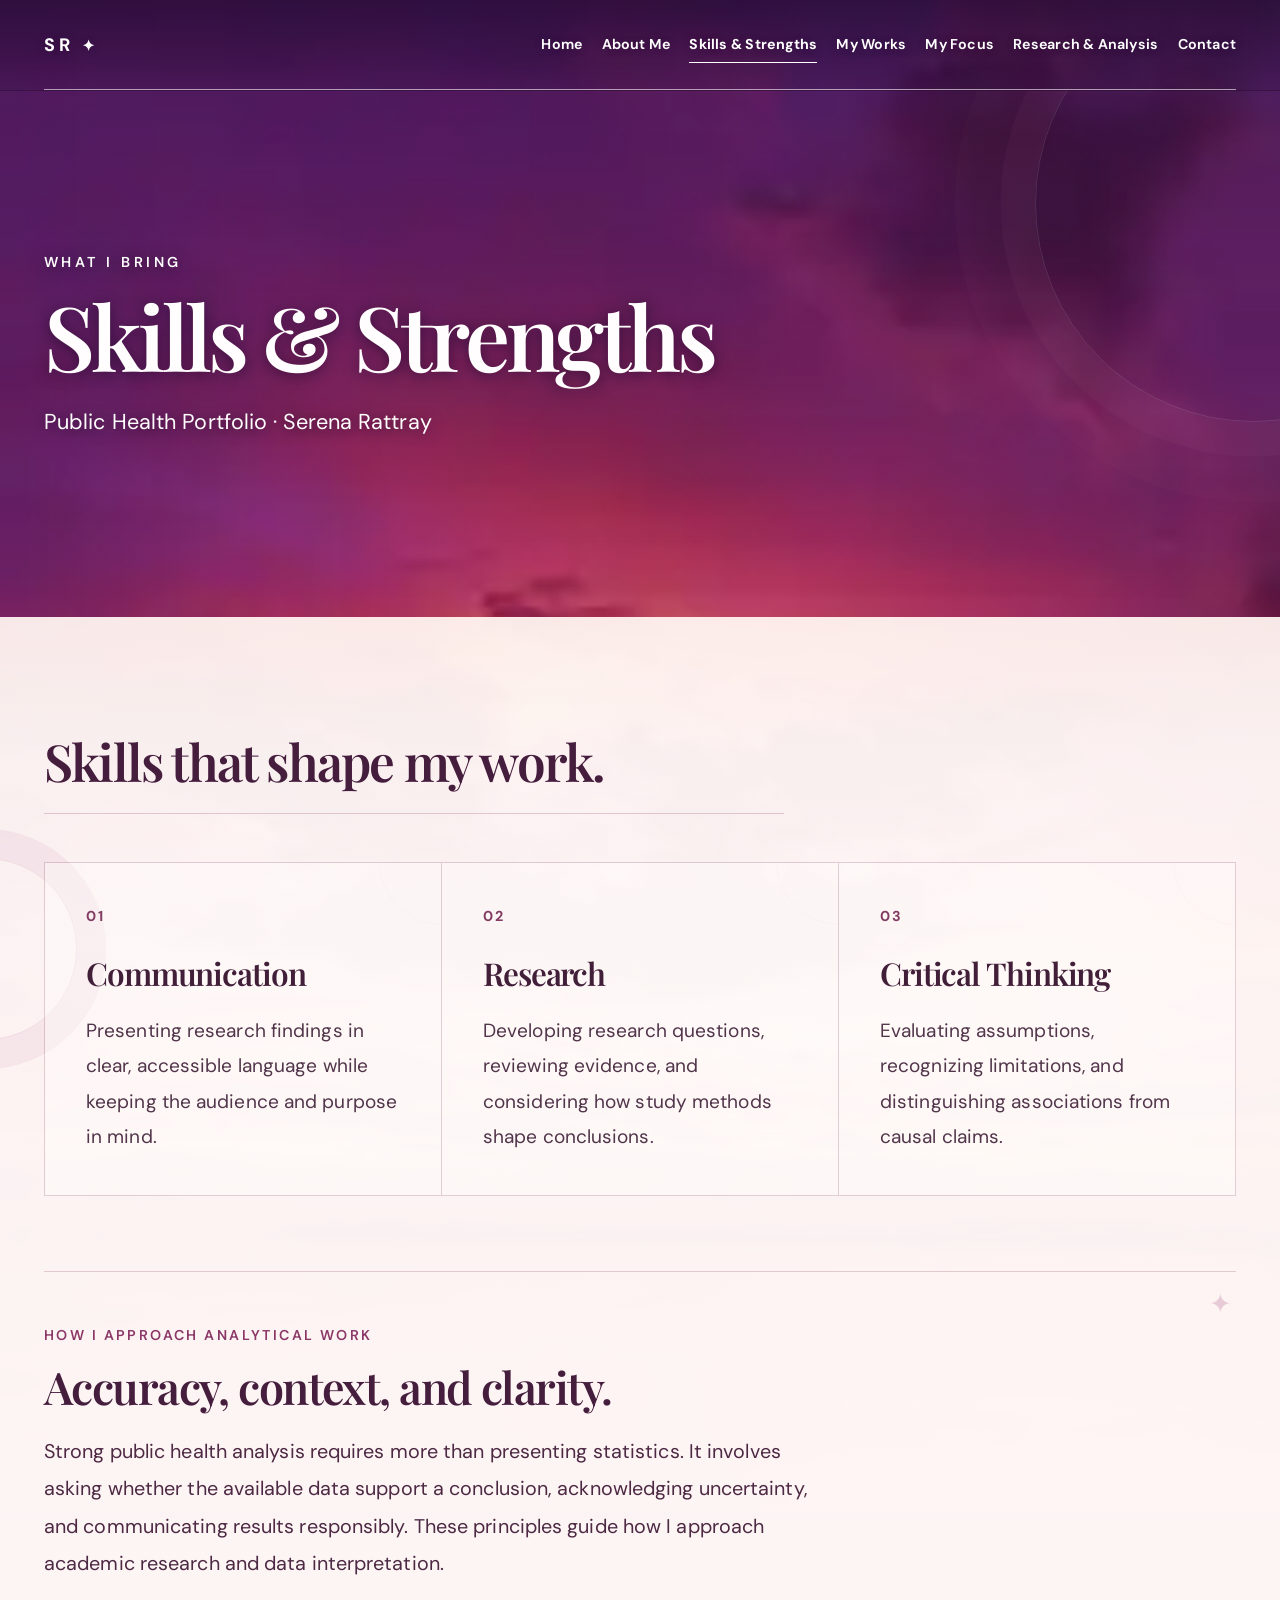
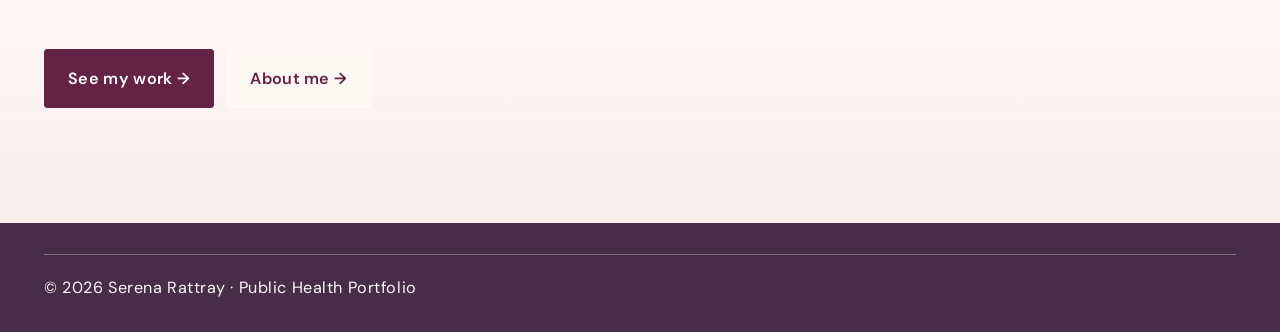
<file: skills.html>
<!DOCTYPE html><html lang="en"><head><meta charset="UTF-8"><meta name="viewport" content="width=device-width,initial-scale=1"><meta name="description" content="Serena Rattray's public health research and applied biostatistics portfolio."><title>Skills & Strengths | Serena Rattray</title><link rel="preconnect" href="https://fonts.googleapis.com"><link rel="preconnect" href="https://fonts.gstatic.com" crossorigin><link href="https://fonts.googleapis.com/css2?family=DM+Sans:wght@400;500;600;700&family=Playfair+Display:wght@500;600;700&display=swap" rel="stylesheet"><link rel="stylesheet" href="style.css"></head><body class="skills-page"><header><div class="wrap topbar"><a class="brand" href="index.html">SR <span aria-hidden="true">✦</span></a><nav class="nav" aria-label="Main navigation"><a href="index.html">Home</a><a href="about.html">About Me</a><a href="skills.html" aria-current="page">Skills &amp; Strengths</a><a href="works.html">My Works</a><a href="focus.html">My Focus</a><a href="research.html">Research &amp; Analysis</a><a href="more.html#contact">Contact</a></nav></div></header><main><section class="page-header"><div class="wrap"><span class="eyebrow">What I bring</span><h1>Skills & Strengths</h1><p class="muted">Public Health Portfolio · Serena Rattray</p></div></section><section class="content feature"><div class="wrap"><div class="skills-heading"><h2>Skills that shape my work.</h2></div><div class="three spaced skills-grid"><article class="card"><span class="tag">01</span><h3>Communication</h3><p>Presenting research findings in clear, accessible language while keeping the audience and purpose in mind.</p></article><article class="card"><span class="tag">02</span><h3>Research</h3><p>Developing research questions, reviewing evidence, and considering how study methods shape conclusions.</p></article><article class="card"><span class="tag">03</span><h3>Critical Thinking</h3><p>Evaluating assumptions, recognizing limitations, and distinguishing associations from causal claims.</p></article></div><div class="editorial-panel"><span class="editorial-kicker">How I approach analytical work</span><h2>Accuracy, context, and clarity.</h2><p>Strong public health analysis requires more than presenting statistics. It involves asking whether the available data support a conclusion, acknowledging uncertainty, and communicating results responsibly. These principles guide how I approach academic research and data interpretation.</p></div><div class="skills-actions"><a class="button" href="works.html">See my work →</a><a class="button alt" href="about.html">About me →</a></div></div></section></main><footer><div class="wrap">© 2026 Serena Rattray · Public Health Portfolio</div></footer></body></html>
</file>
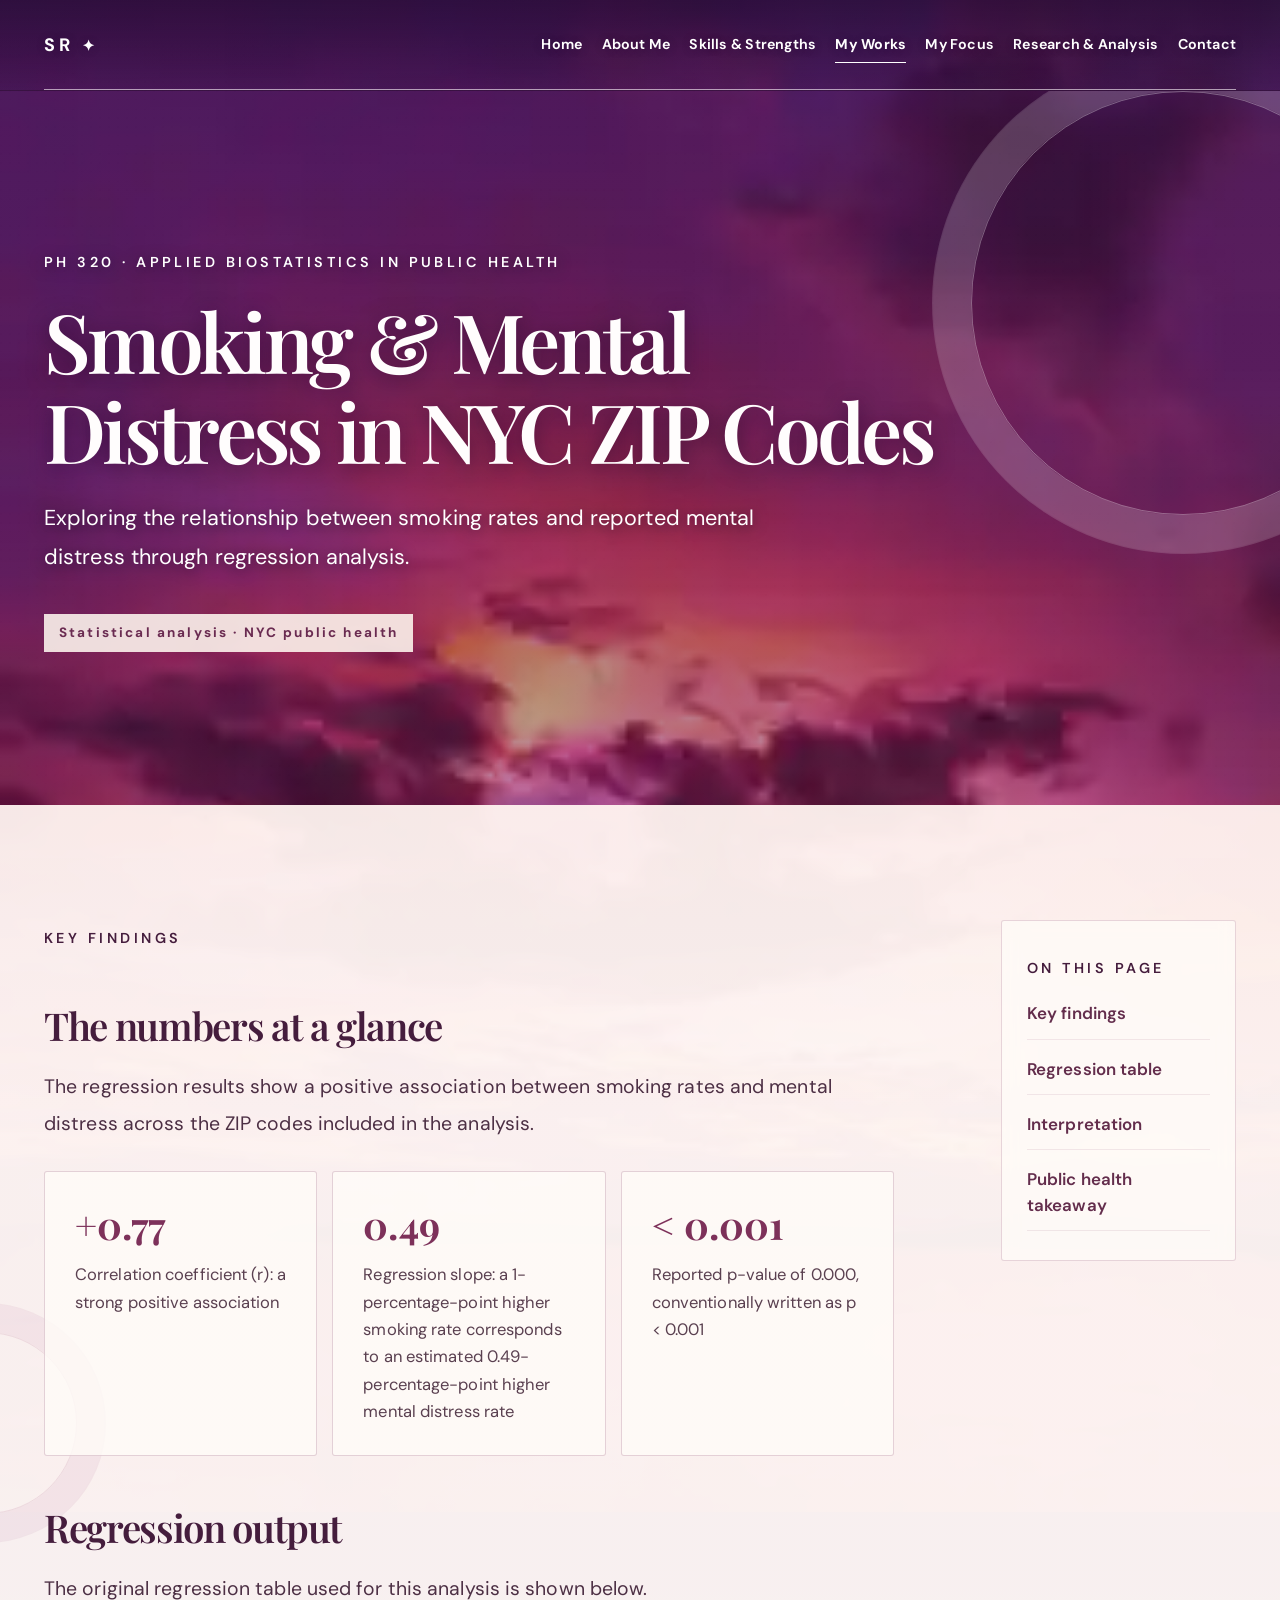
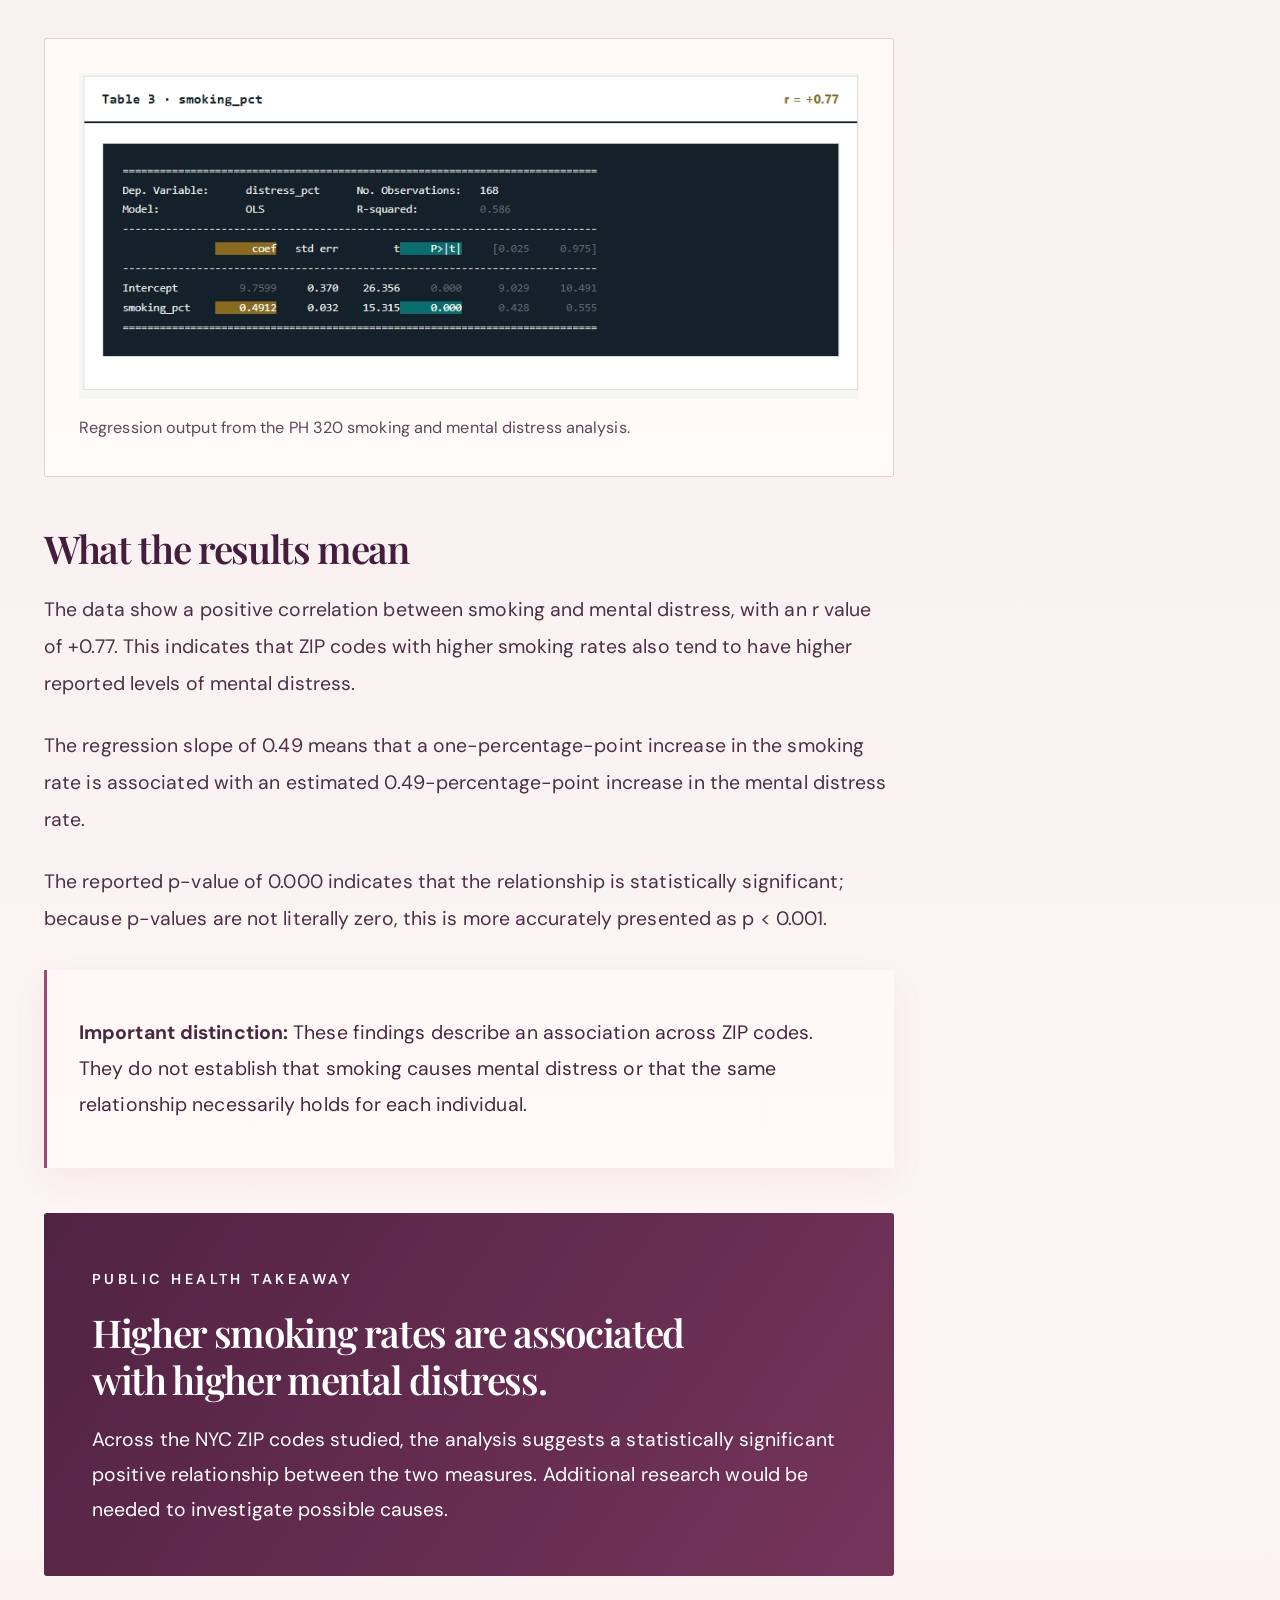
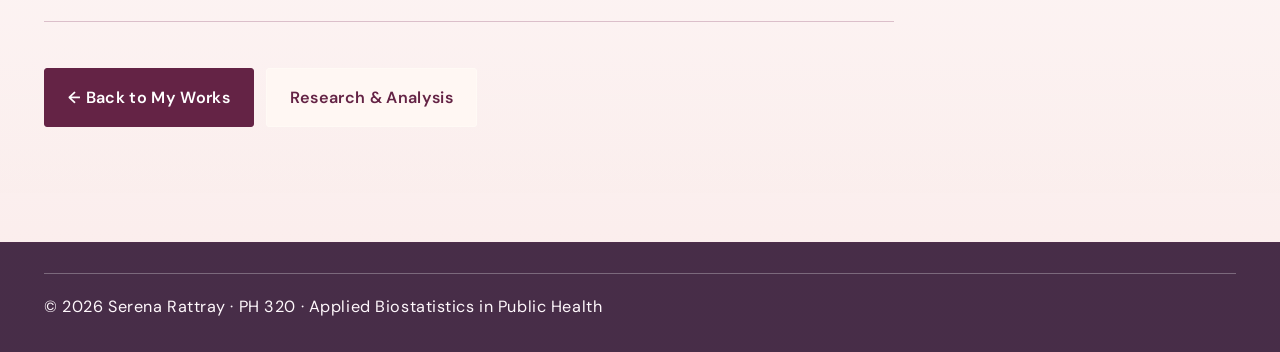
<file: smoking-mental-distress-nyc-zip-codes.html>
<!DOCTYPE html>
<html lang="en">
<head>
<meta charset="UTF-8">
<meta name="viewport" content="width=device-width, initial-scale=1">
<meta name="description" content="Serena Rattray's PH 320 regression analysis of smoking and mental distress across NYC ZIP codes.">
<title>Smoking &amp; Mental Distress in NYC ZIP Codes | Serena Rattray</title>
<link rel="preconnect" href="https://fonts.googleapis.com">
<link rel="preconnect" href="https://fonts.gstatic.com" crossorigin>
<link href="https://fonts.googleapis.com/css2?family=DM+Sans:wght@400;500;600;700&family=Playfair+Display:wght@500;600;700&display=swap" rel="stylesheet">
<link rel="stylesheet" href="style.css">


</head>
<body class="research-project smoking-project">
<header><div class="wrap topbar"><a class="brand" href="index.html">SR <span aria-hidden="true">✦</span></a><nav class="nav" aria-label="Main navigation"><a href="index.html">Home</a><a href="about.html">About Me</a><a href="skills.html">Skills &amp; Strengths</a><a href="works.html" aria-current="page">My Works</a><a href="focus.html">My Focus</a><a href="research.html">Research &amp; Analysis</a><a href="more.html#contact">Contact</a></nav></div></header>
<main>
<section class="study-hero"><div class="wrap"><span class="eyebrow">PH 320 · Applied Biostatistics in Public Health</span><h1>Smoking &amp; Mental Distress in NYC ZIP Codes</h1><p class="study-intro">Exploring the relationship between smoking rates and reported mental distress through regression analysis.</p><span class="tag">Statistical analysis · NYC public health</span></div></section>
<section class="content"><div class="wrap study-layout"><article class="study-body">
<span class="eyebrow">Key findings</span><h2 id="findings">The numbers at a glance</h2>
<p>The regression results show a positive association between smoking rates and mental distress across the ZIP codes included in the analysis.</p>
<div class="metric-grid"><div class="metric"><strong>+0.77</strong><span>Correlation coefficient (r): a strong positive association</span></div><div class="metric"><strong>0.49</strong><span>Regression slope: a 1-percentage-point higher smoking rate corresponds to an estimated 0.49-percentage-point higher mental distress rate</span></div><div class="metric"><strong>&lt; 0.001</strong><span>Reported p-value of 0.000, conventionally written as p &lt; 0.001</span></div></div>
<h2 id="regression">Regression output</h2>
<p>The original regression table used for this analysis is shown below.</p>
<figure class="figure-panel"><img src="table.png" alt="Regression output table showing the relationship between smoking and mental distress" loading="lazy"><figcaption>Regression output from the PH 320 smoking and mental distress analysis.</figcaption></figure>
<h2 id="interpretation">What the results mean</h2>
<p>The data show a positive correlation between smoking and mental distress, with an r value of +0.77. This indicates that ZIP codes with higher smoking rates also tend to have higher reported levels of mental distress.</p>
<p>The regression slope of 0.49 means that a one-percentage-point increase in the smoking rate is associated with an estimated 0.49-percentage-point increase in the mental distress rate.</p>
<p>The reported p-value of 0.000 indicates that the relationship is statistically significant; because p-values are not literally zero, this is more accurately presented as p &lt; 0.001.</p>
<div class="insight"><p><strong>Important distinction:</strong> These findings describe an association across ZIP codes. They do not establish that smoking causes mental distress or that the same relationship necessarily holds for each individual.</p></div>
<div class="takeaway" id="takeaway"><span class="eyebrow" style="color:#f4d8e4">Public health takeaway</span><h2>Higher smoking rates are associated with higher mental distress.</h2><p>Across the NYC ZIP codes studied, the analysis suggests a statistically significant positive relationship between the two measures. Additional research would be needed to investigate possible causes.</p></div>
<div class="study-footer-links"><a class="button" href="works.html">← Back to My Works</a><a class="button alt" href="research.html">Research &amp; Analysis</a></div>
</article><aside class="study-sidebar" aria-label="On this page"><span class="eyebrow">On this page</span><a href="#findings">Key findings</a><a href="#regression">Regression table</a><a href="#interpretation">Interpretation</a><a href="#takeaway">Public health takeaway</a></aside></div></section>
</main>
<footer><div class="wrap">© 2026 Serena Rattray · PH 320 · Applied Biostatistics in Public Health</div></footer>
</body></html>
</file>
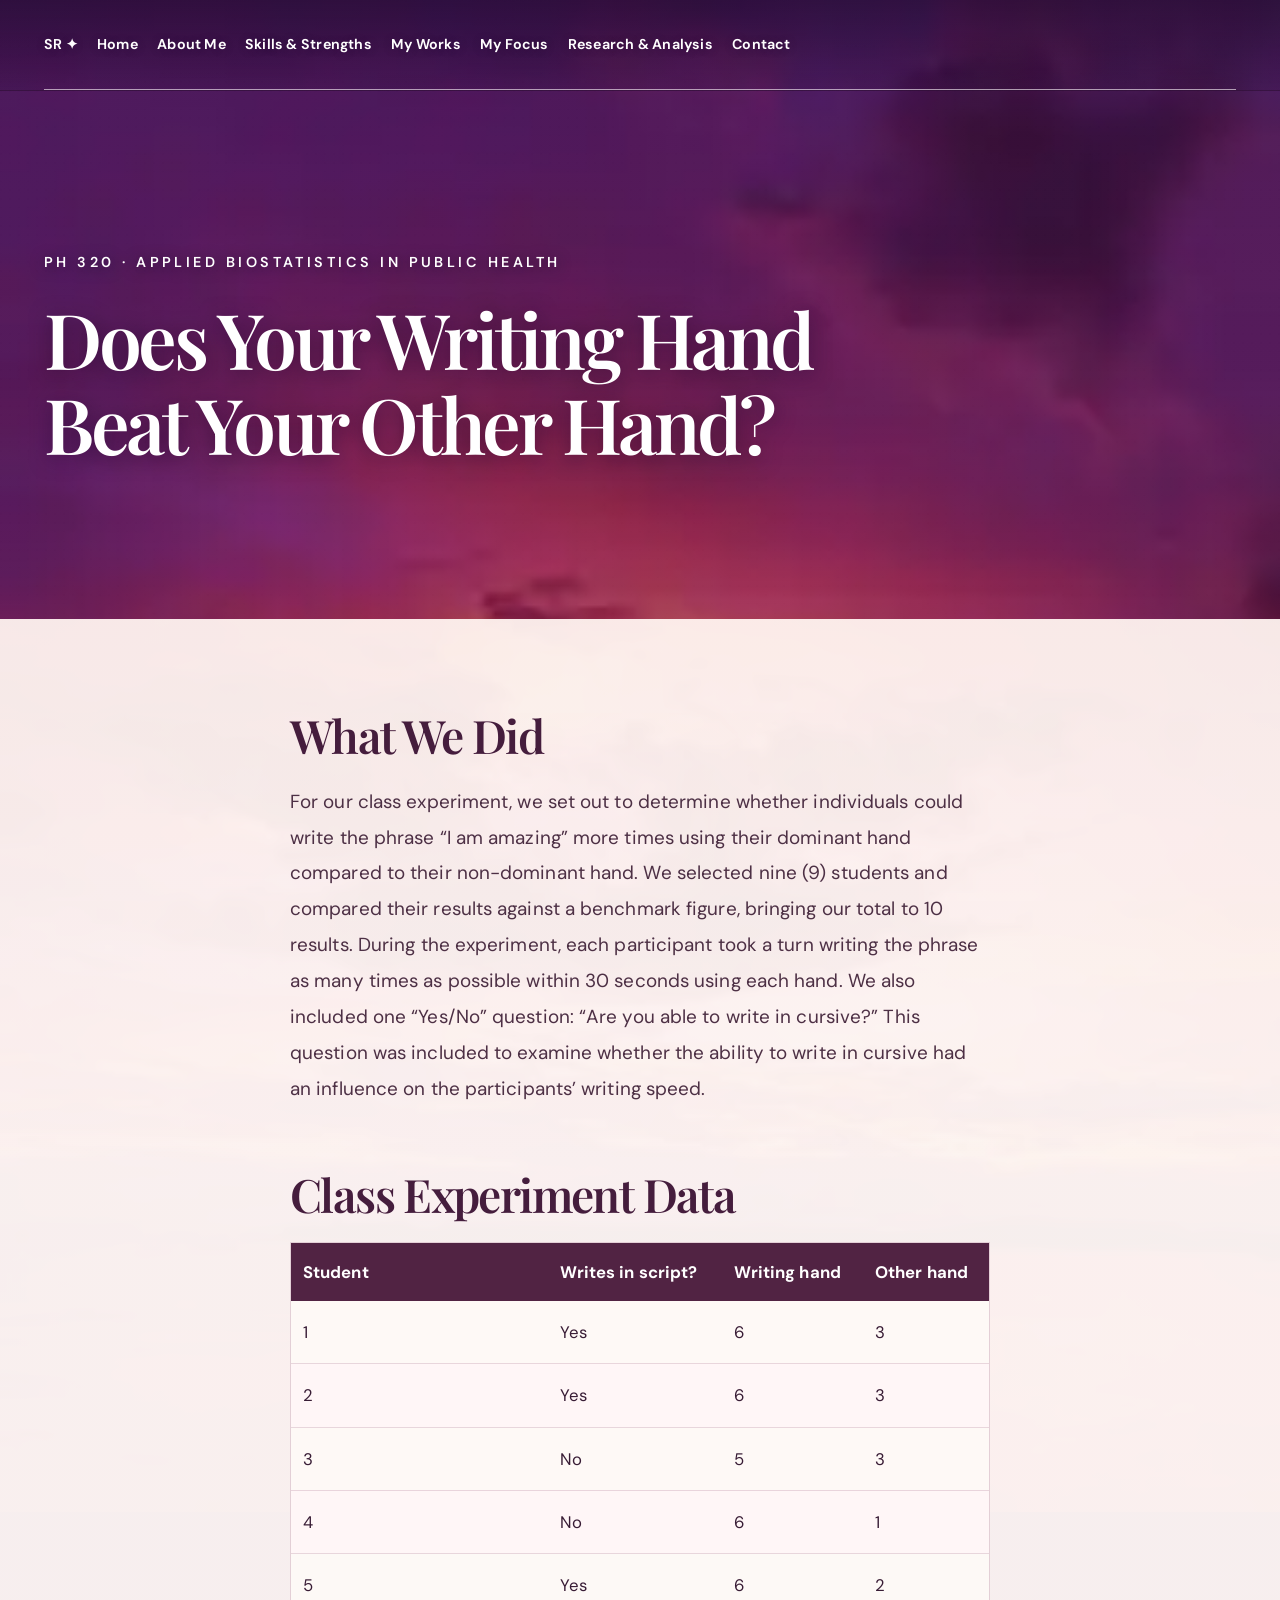
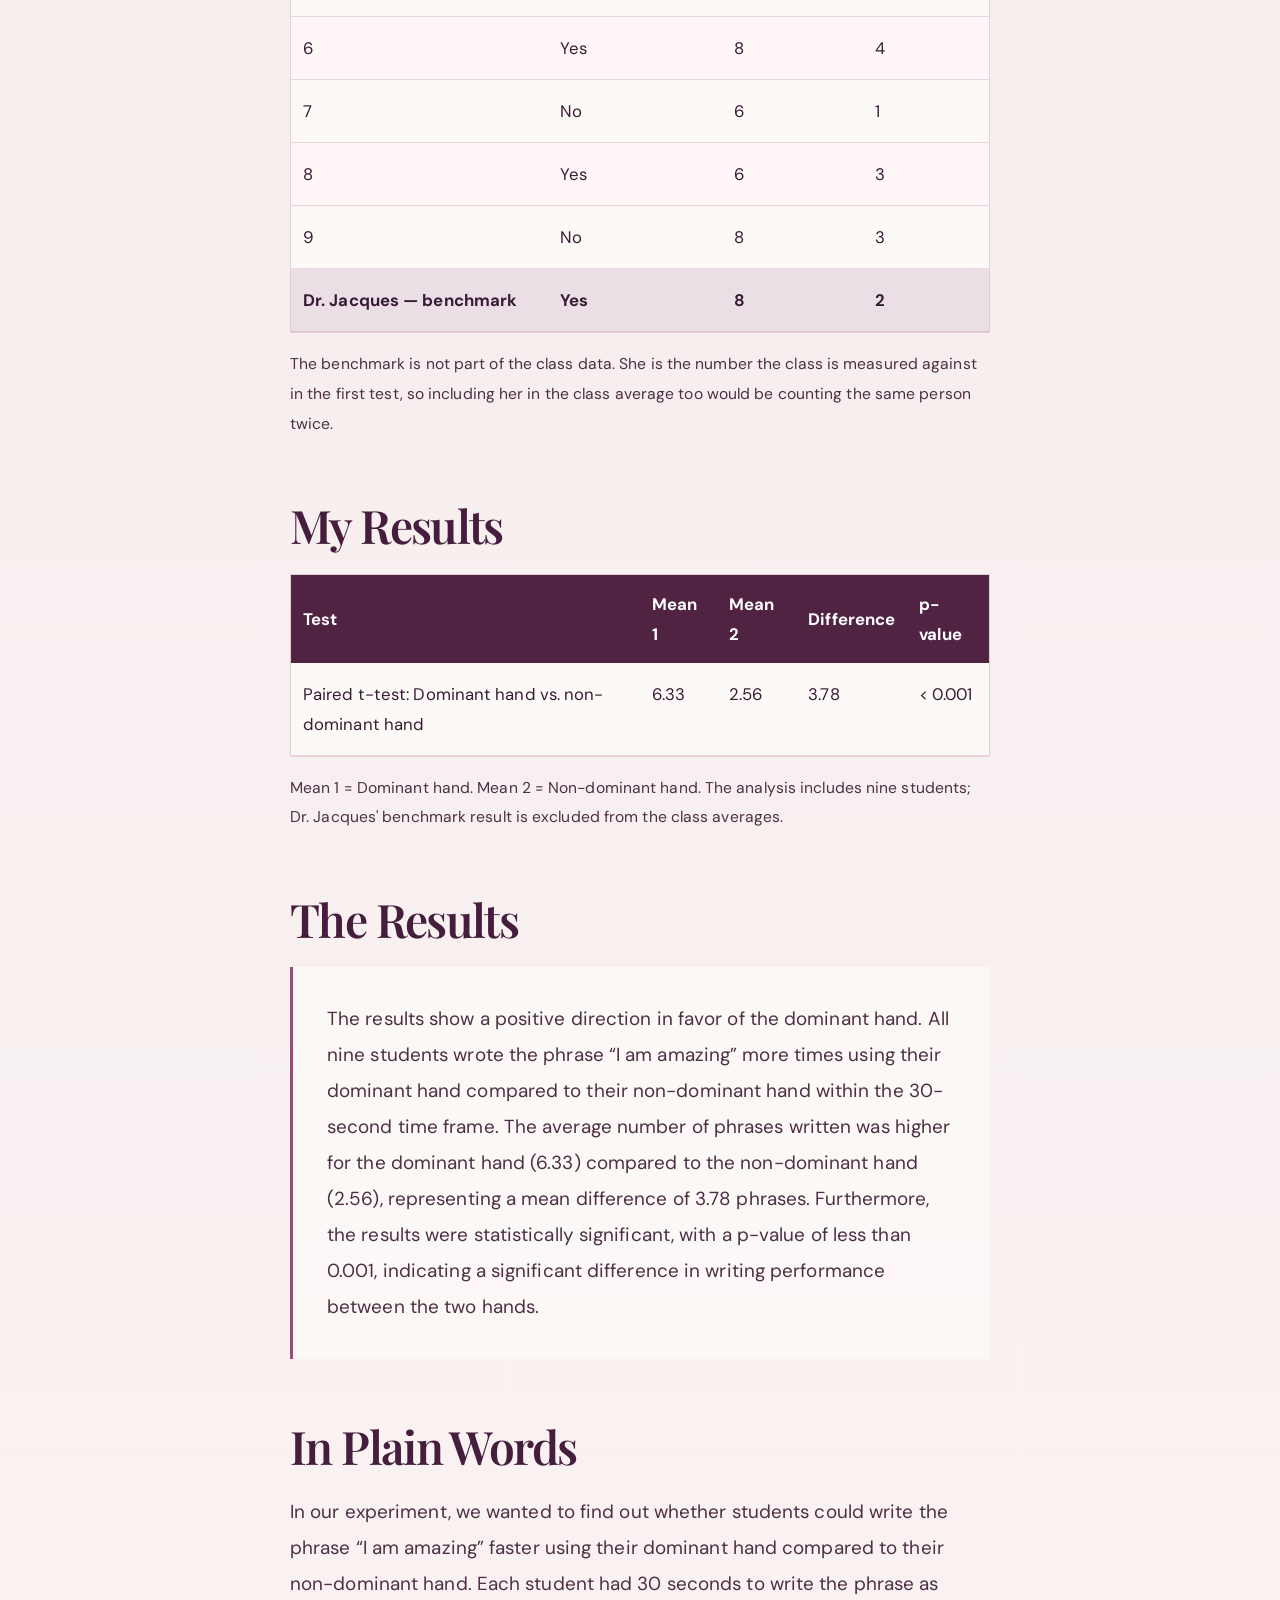
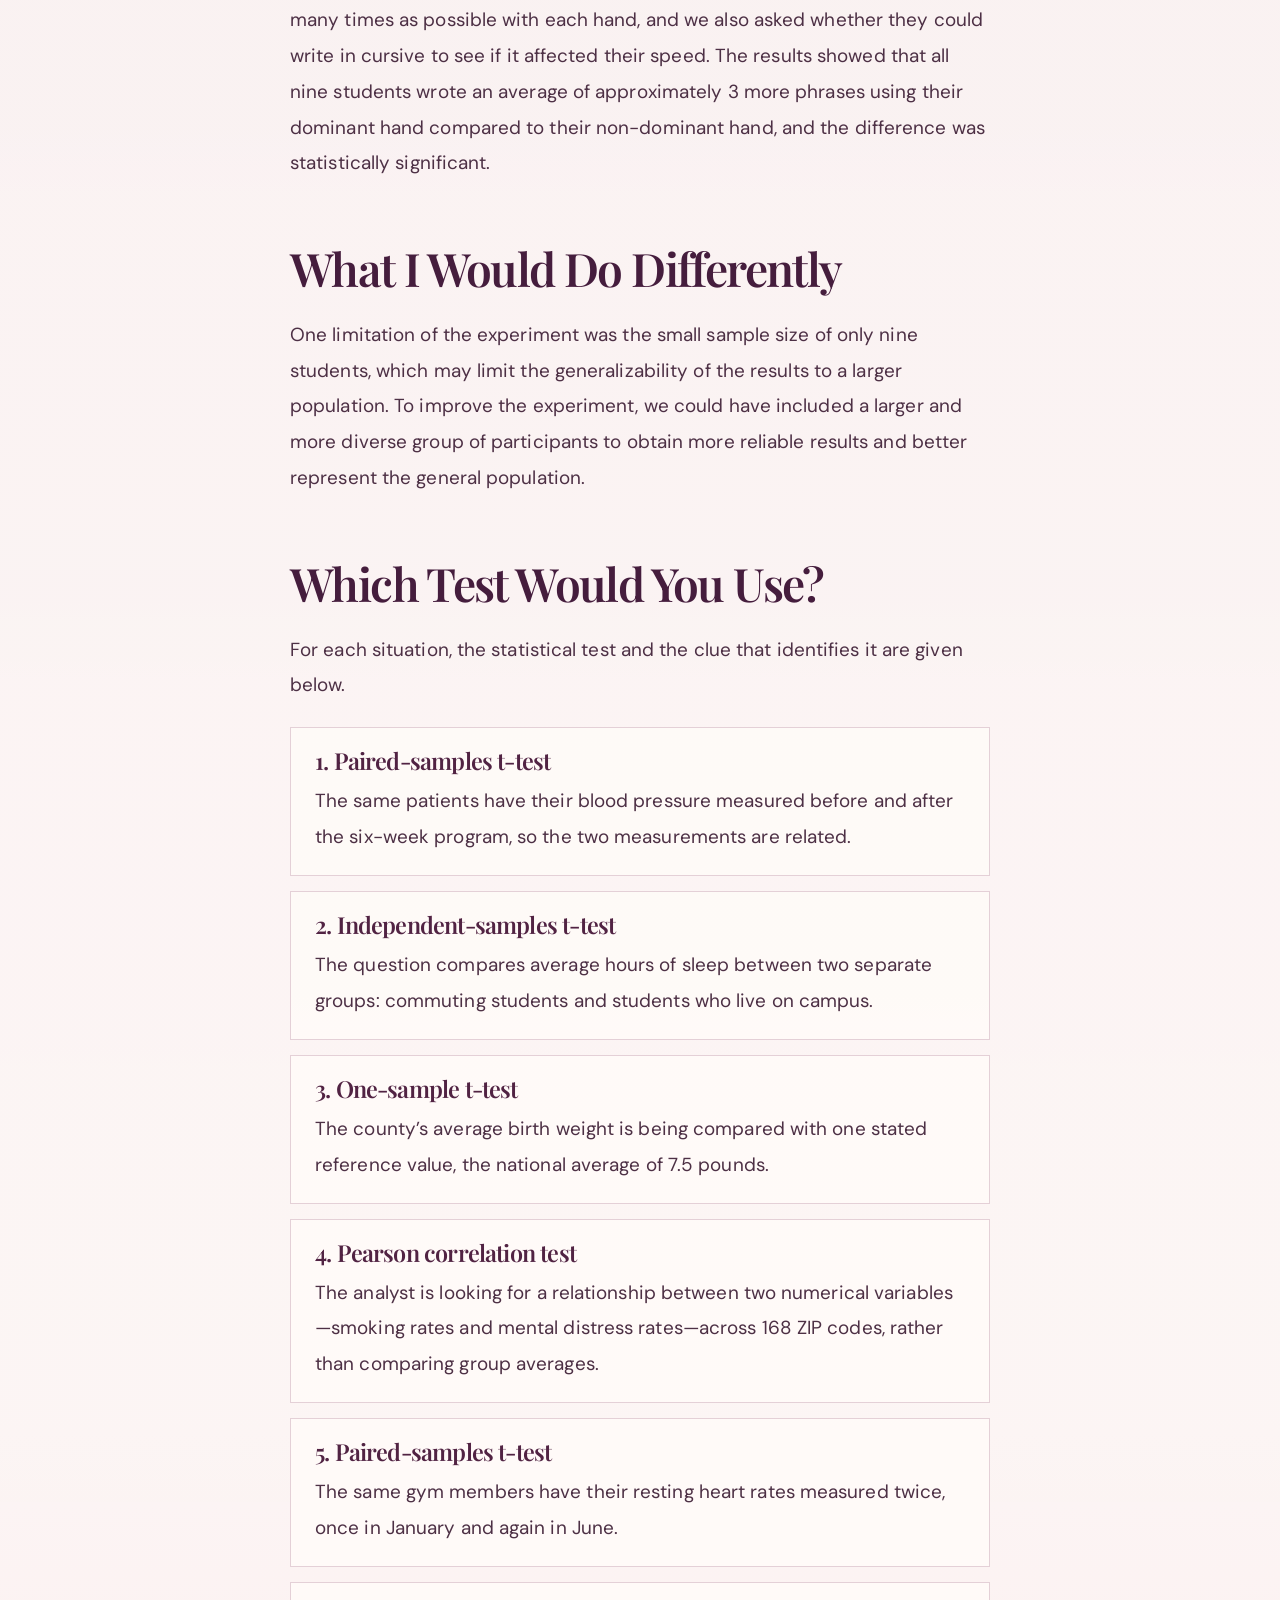
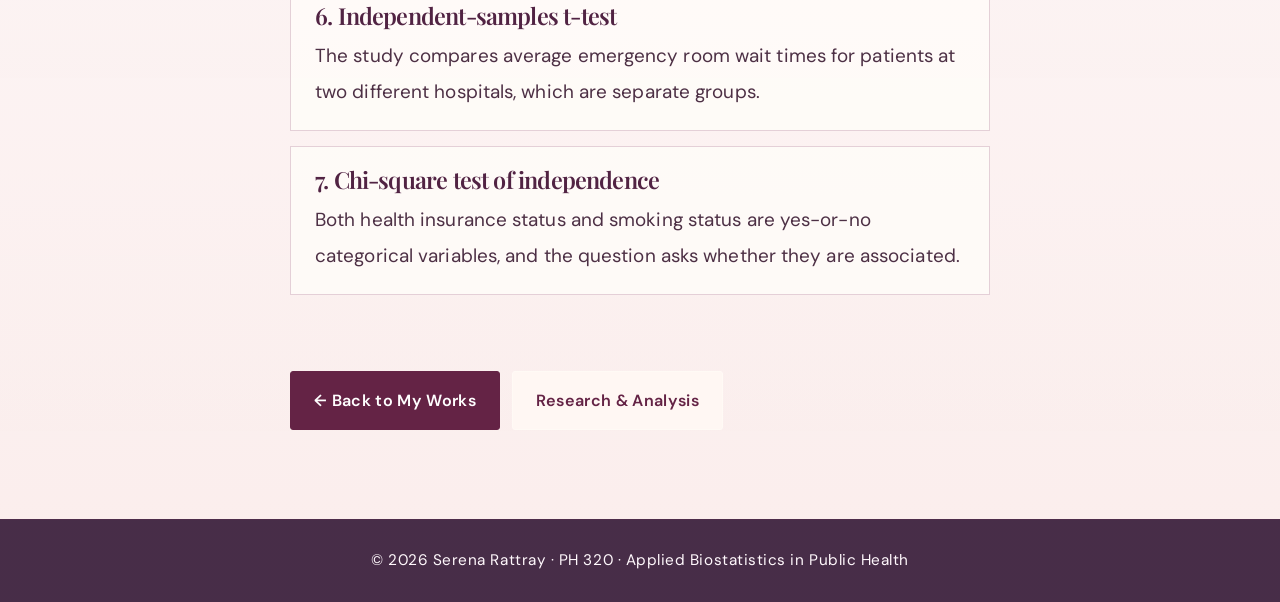
<file: ttest.html>
<!DOCTYPE html><html lang="en"><head><meta charset="UTF-8"><meta name="viewport" content="width=device-width,initial-scale=1"><title>Does Your Writing Hand Beat Your Other Hand? | Serena Rattray</title><link rel="preconnect" href="https://fonts.googleapis.com"><link rel="preconnect" href="https://fonts.gstatic.com" crossorigin><link href="https://fonts.googleapis.com/css2?family=DM+Sans:wght@400;500;600;700&family=Playfair+Display:wght@500;600;700&display=swap" rel="stylesheet"><link rel="stylesheet" href="style.css"><style>body.ttest-page{font-family:"DM Sans",Arial,sans-serif}.ttest-page .ttest-hero{background:transparent!important;padding:clamp(105px,12vw,165px) 0 clamp(115px,12vw,170px)}.ttest-page .ttest-hero h1{font-family:"Playfair Display",Georgia,serif;font-size:clamp(3.1rem,6vw,6rem);line-height:1.1;letter-spacing:-.045em;max-width:950px;margin:18px 0 0;color:#fff!important;text-shadow:0 3px 20px #270b2f90}.ttest-page .ttest-hero .eyebrow{color:#fff!important;text-shadow:0 2px 14px #220a2eaf}.ttest-page .ttest-content{background:linear-gradient(180deg,#fff4f0f2 0%,#fff8f6f5 12%,#fff8f7f6 85%,#fff2f0f2 100%)!important;padding:clamp(55px,7vw,90px) 0}.ttest-page .ttest-column{max-width:700px;margin:auto}.ttest-page .ttest-column section{margin:0 0 60px}.ttest-page .ttest-column h2{font-family:"Playfair Display",Georgia,serif!important;font-size:clamp(2rem,3.6vw,3rem);color:#451d3d;margin:0 0 20px;line-height:1.2}.ttest-page .ttest-column p{line-height:1.9;color:#4d3045}.ttest-page .ttest-table-wrap{overflow-x:auto;border:1px solid #a76e8b4d;background:#fffdf9c7}.ttest-page table{width:100%;border-collapse:collapse;font-size:.93rem}.ttest-page th{background:#512343;color:#fff;padding:14px 12px;text-align:left}.ttest-page td{padding:16px 12px;border-bottom:1px solid #a76e8b40;vertical-align:top}.ttest-page .ttest-note{font-size:.87rem;color:#674c60}.ttest-page .ttest-result{background:#fffdfaab;border-left:3px solid #9b4b74;padding:clamp(22px,4vw,34px)}.ttest-page .ttest-result p{margin:0}.ttest-page .ttest-back{margin-top:12px}.ttest-page footer{background:#2c102dc9!important;color:#fff8fc!important;text-align:center;font-size:.85rem;padding:27px 20px}@media(max-width:720px){.ttest-page .ttest-hero{padding:95px 0 110px}.ttest-page .ttest-hero h1{font-size:clamp(2.8rem,11vw,4.6rem)}.ttest-page table{font-size:.8rem}.ttest-page th,.ttest-page td{padding:12px 8px}}.ttest-page .benchmark-row{background:#eadfe5;font-weight:700}.ttest-page .ttest-table-wrap tbody tr:not(.benchmark-row):nth-child(even){background:#fff6f7}.ttest-page .test-choice-list{list-style:none;margin:24px 0 0;padding:0;display:grid;gap:15px}.ttest-page .test-choice-list li{background:#fffdf9c9;border:1px solid #a76e8b4d;padding:20px 24px}.ttest-page .test-choice-list h3{font-family:"Playfair Display",Georgia,serif;color:#512343;font-size:1.3rem;margin:0 0 8px}.ttest-page .test-choice-list p{margin:0}</style></head><body class="ttest-page"><header><div class="wrap topbar"><nav class="nav" aria-label="Main navigation"><a class="brand" href="index.html">SR ✦</a><a href="index.html">Home</a><a href="about.html">About Me</a><a href="skills.html">Skills &amp; Strengths</a><a href="works.html">My Works</a><a href="focus.html">My Focus</a><a href="research.html">Research &amp; Analysis</a><a href="more.html#contact">Contact</a></nav></div></header><main><section class="ttest-hero"><div class="wrap"><span class="eyebrow">PH 320 · Applied Biostatistics in Public Health</span><h1>Does Your Writing Hand Beat Your Other Hand?</h1></div></section><section class="ttest-content"><div class="wrap ttest-column"><section><h2>What We Did</h2><p>For our class experiment, we set out to determine whether individuals could write the phrase “I am amazing” more times using their dominant hand compared to their non-dominant hand. We selected nine (9) students and compared their results against a benchmark figure, bringing our total to 10 results. During the experiment, each participant took a turn writing the phrase as many times as possible within 30 seconds using each hand. We also included one “Yes/No” question: “Are you able to write in cursive?” This question was included to examine whether the ability to write in cursive had an influence on the participants’ writing speed.</p></section><section><h2>Class Experiment Data</h2><div class="ttest-table-wrap"><table><thead><tr><th>Student</th><th>Writes in script?</th><th>Writing hand</th><th>Other hand</th></tr></thead><tbody><tr><td>1</td><td>Yes</td><td>6</td><td>3</td></tr><tr><td>2</td><td>Yes</td><td>6</td><td>3</td></tr><tr><td>3</td><td>No</td><td>5</td><td>3</td></tr><tr><td>4</td><td>No</td><td>6</td><td>1</td></tr><tr><td>5</td><td>Yes</td><td>6</td><td>2</td></tr><tr><td>6</td><td>Yes</td><td>8</td><td>4</td></tr><tr><td>7</td><td>No</td><td>6</td><td>1</td></tr><tr><td>8</td><td>Yes</td><td>6</td><td>3</td></tr><tr><td>9</td><td>No</td><td>8</td><td>3</td></tr><tr class="benchmark-row"><td>Dr. Jacques — benchmark</td><td>Yes</td><td>8</td><td>2</td></tr></tbody></table></div><p class="ttest-note">The benchmark is not part of the class data. She is the number the class is measured against in the first test, so including her in the class average too would be counting the same person twice.</p></section><section><h2>My Results</h2><div class="ttest-table-wrap"><table><thead><tr><th>Test</th><th>Mean 1</th><th>Mean 2</th><th>Difference</th><th>p-value</th></tr></thead><tbody><tr><td>Paired t-test: Dominant hand vs. non-dominant hand</td><td>6.33</td><td>2.56</td><td>3.78</td><td>&lt; 0.001</td></tr></tbody></table></div><p class="ttest-note">Mean 1 = Dominant hand. Mean 2 = Non-dominant hand. The analysis includes nine students; Dr. Jacques' benchmark result is excluded from the class averages.</p></section><section><h2>The Results</h2><div class="ttest-result"><p>The results show a positive direction in favor of the dominant hand. All nine students wrote the phrase “I am amazing” more times using their dominant hand compared to their non-dominant hand within the 30-second time frame. The average number of phrases written was higher for the dominant hand (6.33) compared to the non-dominant hand (2.56), representing a mean difference of 3.78 phrases. Furthermore, the results were statistically significant, with a p-value of less than 0.001, indicating a significant difference in writing performance between the two hands.</p></div></section><section><h2>In Plain Words</h2><p>In our experiment, we wanted to find out whether students could write the phrase “I am amazing” faster using their dominant hand compared to their non-dominant hand. Each student had 30 seconds to write the phrase as many times as possible with each hand, and we also asked whether they could write in cursive to see if it affected their speed. The results showed that all nine students wrote an average of approximately 3 more phrases using their dominant hand compared to their non-dominant hand, and the difference was statistically significant.</p></section><section><h2>What I Would Do Differently</h2><p>One limitation of the experiment was the small sample size of only nine students, which may limit the generalizability of the results to a larger population. To improve the experiment, we could have included a larger and more diverse group of participants to obtain more reliable results and better represent the general population.</p></section><section class="test-choice-section"><h2>Which Test Would You Use?</h2><p>For each situation, the statistical test and the clue that identifies it are given below.</p><ol class="test-choice-list"><li><h3>1. Paired-samples t-test</h3><p>The same patients have their blood pressure measured before and after the six-week program, so the two measurements are related.</p></li><li><h3>2. Independent-samples t-test</h3><p>The question compares average hours of sleep between two separate groups: commuting students and students who live on campus.</p></li><li><h3>3. One-sample t-test</h3><p>The county’s average birth weight is being compared with one stated reference value, the national average of 7.5 pounds.</p></li><li><h3>4. Pearson correlation test</h3><p>The analyst is looking for a relationship between two numerical variables—smoking rates and mental distress rates—across 168 ZIP codes, rather than comparing group averages.</p></li><li><h3>5. Paired-samples t-test</h3><p>The same gym members have their resting heart rates measured twice, once in January and again in June.</p></li><li><h3>6. Independent-samples t-test</h3><p>The study compares average emergency room wait times for patients at two different hospitals, which are separate groups.</p></li><li><h3>7. Chi-square test of independence</h3><p>Both health insurance status and smoking status are yes-or-no categorical variables, and the question asks whether they are associated.</p></li></ol></section><div class="study-footer-links"><a class="button" href="works.html">← Back to My Works</a><a class="button alt" href="research.html">Research &amp; Analysis</a></div></div></section></main><footer>© 2026 Serena Rattray · PH 320 · Applied Biostatistics in Public Health</footer></body></html>
</file>
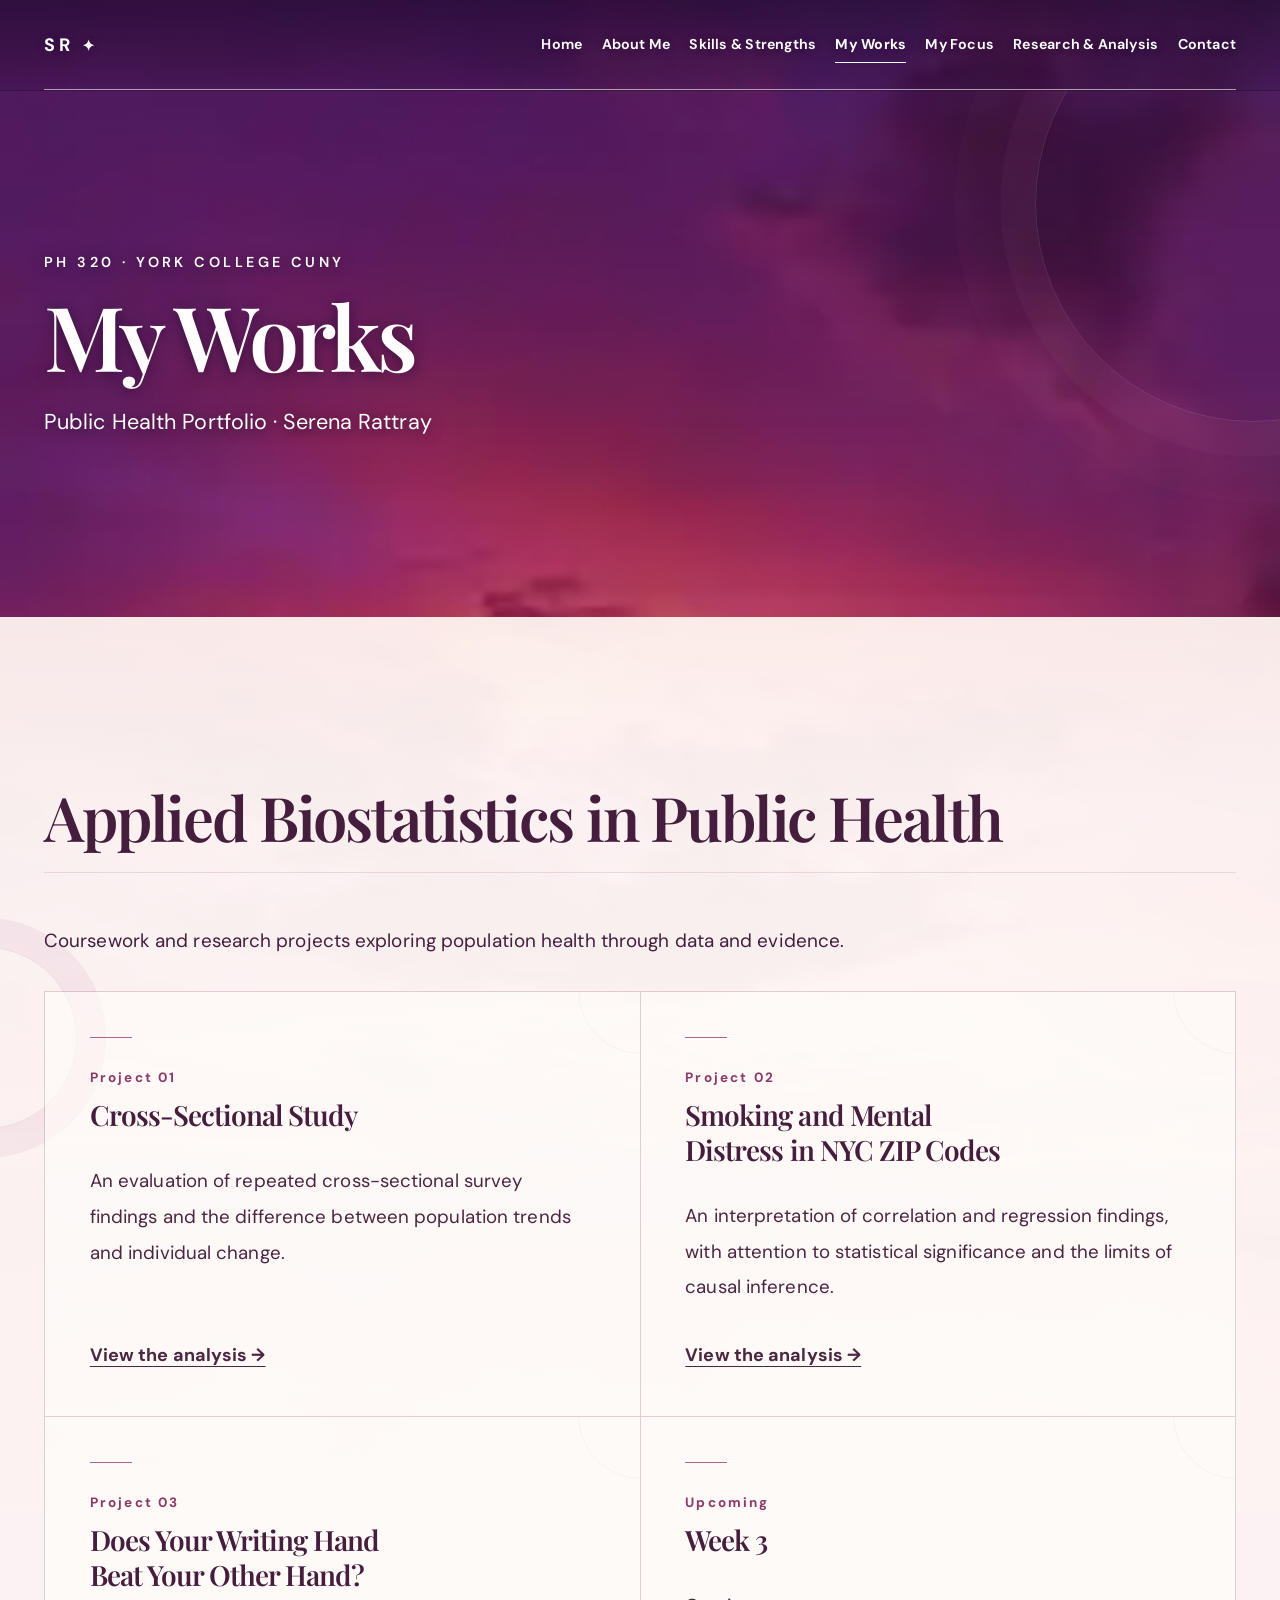
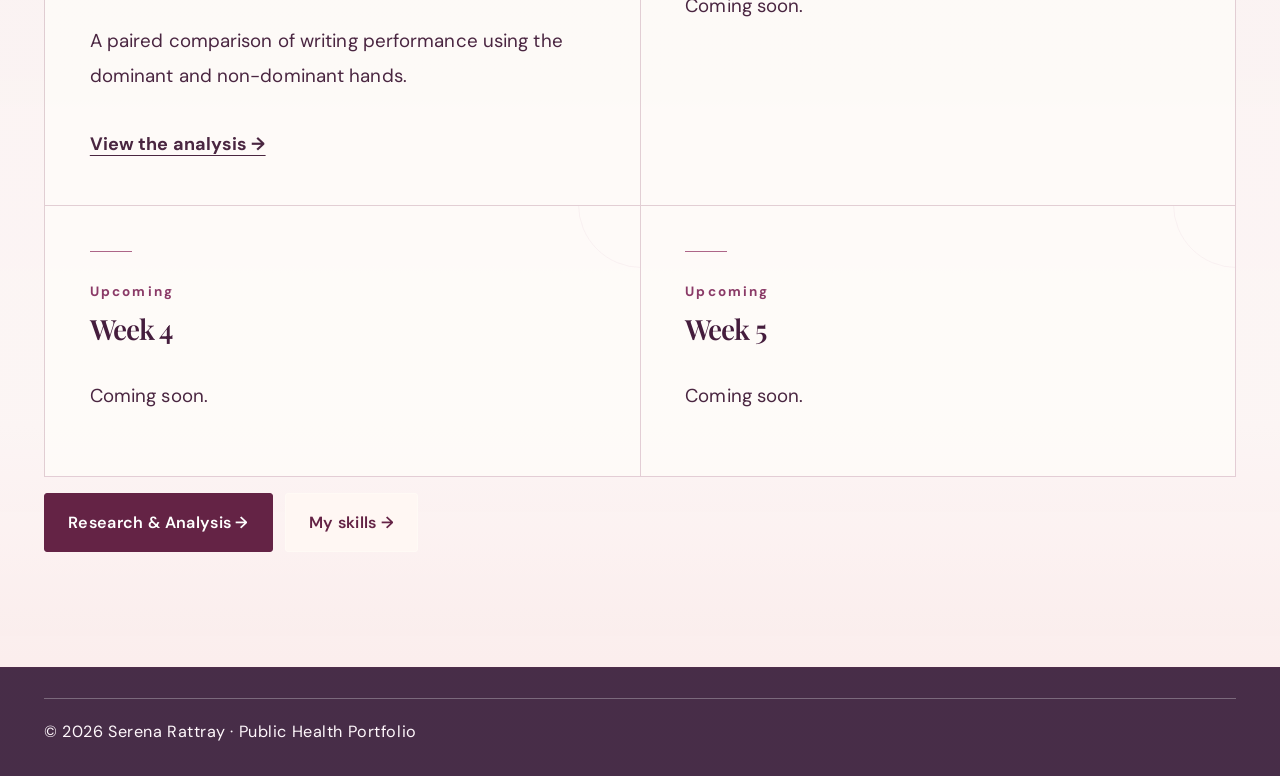
<file: works.html>
<!DOCTYPE html><html lang="en"><head><meta charset="UTF-8"><meta name="viewport" content="width=device-width,initial-scale=1"><meta name="description" content="Serena Rattray's public health research and applied biostatistics portfolio."><title>My Works | Serena Rattray</title><link rel="preconnect" href="https://fonts.googleapis.com"><link rel="preconnect" href="https://fonts.gstatic.com" crossorigin><link href="https://fonts.googleapis.com/css2?family=DM+Sans:wght@400;500;600;700&family=Playfair+Display:wght@500;600;700&display=swap" rel="stylesheet"><link rel="stylesheet" href="style.css"></head><body><header><div class="wrap topbar"><a class="brand" href="index.html">SR <span aria-hidden="true">✦</span></a><nav class="nav" aria-label="Main navigation"><a href="index.html">Home</a><a href="about.html">About Me</a><a href="skills.html">Skills &amp; Strengths</a><a href="works.html" aria-current="page">My Works</a><a href="focus.html">My Focus</a><a href="research.html">Research &amp; Analysis</a><a href="more.html#contact">Contact</a></nav></div></header><main><section class="page-header"><div class="wrap"><span class="eyebrow">PH 320 · York College CUNY</span><h1>My Works</h1><p class="muted">Public Health Portfolio · Serena Rattray</p></div></section><section class="content"><div class="wrap"><h2>Applied Biostatistics in Public Health</h2><p class="prose">Coursework and research projects exploring population health through data and evidence.</p><div class="cards spaced"><article class="card"><span class="tag">Project 01</span><h3>Cross-Sectional Study</h3><p>An evaluation of repeated cross-sectional survey findings and the difference between population trends and individual change.</p><a href="cross-sectional.html">View the analysis →</a></article><article class="card"><span class="tag">Project 02</span><h3>Smoking and Mental Distress in NYC ZIP Codes</h3><p>An interpretation of correlation and regression findings, with attention to statistical significance and the limits of causal inference.</p><a href="smoking-mental-distress-nyc-zip-codes.html">View the analysis →</a></article><article class="card"><span class="tag">Project 03</span><h3>Does Your Writing Hand Beat Your Other Hand?</h3><p>A paired comparison of writing performance using the dominant and non-dominant hands.</p><a href="ttest.html">View the analysis →</a></article><article class="card"><span class="tag">Upcoming</span><h3>Week 3</h3><p>Coming soon.</p></article><article class="card"><span class="tag">Upcoming</span><h3>Week 4</h3><p>Coming soon.</p></article><article class="card"><span class="tag">Upcoming</span><h3>Week 5</h3><p>Coming soon.</p></article></div><a class="button" href="research.html">Research &amp; Analysis →</a><a class="button alt" href="skills.html">My skills →</a></div></section></main><footer><div class="wrap">© 2026 Serena Rattray · Public Health Portfolio</div></footer></body></html>
</file>
<file: style.css>
:root{--ink:#29232b;--berry:#812e53;--rose:#c78ba4;--blush:#f5e9ed;--cream:#fbf8f5;--line:#e8dce0}*{box-sizing:border-box}html{scroll-behavior:smooth}body{margin:0;background:var(--cream);color:var(--ink);font-family:'DM Sans',Arial,sans-serif;line-height:1.7}h1,h2,h3{font-family:'Playfair Display',Georgia,serif;line-height:1.15;font-weight:600}a{color:var(--berry)}a:focus-visible,button:focus-visible{outline:3px solid var(--rose);outline-offset:4px}.wrap{width:min(1100px,90%);margin:auto}.topbar{display:flex;justify-content:space-between;align-items:center;padding:24px 0;gap:20px}.brand{font-family:'Playfair Display',Georgia,serif;font-size:1.45rem;font-weight:700;text-decoration:none;color:var(--berry)}.nav{display:flex;flex-wrap:wrap;gap:clamp(12px,2vw,30px)}.nav a{text-decoration:none;font-size:.88rem;font-weight:600}.nav a:hover{text-decoration:underline}.eyebrow{text-transform:uppercase;letter-spacing:.2em;color:var(--berry);font-weight:700;font-size:.75rem}.hero{padding:clamp(65px,10vw,140px) 0;background:radial-gradient(circle at 85% 20%,#f0d6e0,transparent 35%),linear-gradient(125deg,#fffdfb,#f6ebee)}.hero-grid{display:grid;grid-template-columns:1.5fr .7fr;gap:45px;align-items:center}.hero h1{font-size:clamp(3.5rem,8vw,7rem);letter-spacing:-.05em;margin:16px 0 24px}.hero p{font-size:1.15rem;max-width:620px}.monogram{aspect-ratio:1;display:grid;place-items:center;border-radius:50% 50% 44% 44%;background:#ead2dc;color:var(--berry);font-family:'Playfair Display',serif;font-size:clamp(5rem,13vw,10rem);border:12px solid #f9f0f3;box-shadow:0 30px 70px #812e5322}.button{display:inline-block;background:var(--berry);color:white;text-decoration:none;padding:13px 24px;border-radius:100px;font-weight:700;margin:16px 12px 0 0}.button.alt{background:transparent;color:var(--berry);border:1px solid var(--berry)}section.content{padding:85px 0}.section-head{display:flex;justify-content:space-between;align-items:end;gap:20px;margin-bottom:32px}.section-head h2{font-size:clamp(2rem,4vw,3.3rem);margin:8px 0}.muted{color:#625a62}.cards{display:grid;grid-template-columns:repeat(2,minmax(0,1fr));gap:24px}.card{background:white;border:1px solid var(--line);border-radius:18px;padding:32px;box-shadow:0 15px 45px #812e530b}.card h3{font-size:1.6rem;margin:12px 0}.tag{display:inline-block;border-radius:100px;background:var(--blush);color:var(--berry);padding:5px 12px;font-size:.75rem;font-weight:700;letter-spacing:.05em}.card a{font-weight:700;text-underline-offset:5px}.feature{background:var(--blush)}.three{display:grid;grid-template-columns:repeat(3,1fr);gap:18px}.contact-band{background:var(--berry);color:white;padding:65px 0}.contact-band a{color:white}.contact-band h2{font-size:clamp(2rem,4vw,3rem)}footer{padding:26px 0;font-size:.85rem;color:#70656c}.page-header{padding:75px 0;background:linear-gradient(130deg,#f9f0f3,#fffdfb)}.page-header h1{font-size:clamp(3rem,7vw,5rem);margin:10px 0}.prose{max-width:800px}.prose p{margin:0 0 18px}.spaced{margin-top:32px}@media(max-width:720px){.topbar{align-items:flex-start;flex-direction:column}.hero-grid{grid-template-columns:1fr}.monogram{width:200px;justify-self:center}.cards,.three{grid-template-columns:1fr}.section-head{display:block}.hero{padding:65px 0}section.content{padding:60px 0}}@media(prefers-reduced-motion:reduce){html{scroll-behavior:auto}}

/* Balanced light-pink to fuchsia sitewide gradient */
:root{--ink:#51243d;--berry:#a10b6b;--rose:#d9429a;--blush:#ffe0f0;--cream:#fff3f9;--line:#edb9d4}
html{background:#fff0f7}
body{background:linear-gradient(145deg,#fff0f8 0%,#ffd4e9 38%,#f69bcf 72%,#cb258b 100%) fixed;color:var(--ink)}
header{background:linear-gradient(95deg,#fff1f9,#ffc7e3 55%,#e964af);border-bottom:1px solid #efb6d4}
.brand,.nav a{color:#78144f}.nav a:hover{color:#b80b78}
.hero,.page-header{background:radial-gradient(circle at 85% 18%,#fff6fb 0%,transparent 38%),linear-gradient(120deg,#fff0f8 0%,#ffc3e1 58%,#d83c9a 100%);color:#5b1b43}
.hero h1,.hero p,.hero .muted,.hero .eyebrow,.page-header h1,.page-header p,.page-header .eyebrow{color:#641543}
.monogram{background:linear-gradient(145deg,#ffe0ef,#f7a4d1 55%,#d43c9a);color:#8d125d;border-color:#fff0f8;box-shadow:0 24px 55px #a30a6b25}
section.content{background:linear-gradient(140deg,#fff4fa 0%,#ffdbed 54%,#f4a2d0 100%);color:#54213d}
section.content.feature{background:linear-gradient(125deg,#ffe2f0,#f7afd5 65%,#e66aaf)}
section.content h2,section.content .eyebrow,section.content .muted,section.content .prose{color:#5e1b43}
.card{background:linear-gradient(150deg,#fffafd,#ffe4f1 70%,#ffc5e3);border:1px solid #efbdd8;color:#54213d;box-shadow:0 14px 34px #a30a6b12}
.card h3,.card p,.card a{color:#672044}
.tag{background:#f7b7d9;color:#801452}
.button{background:#a10b6b;color:#fff;border:1px solid #a10b6b}
.button.alt{background:#ffe6f2;color:#801452;border:1px solid #bb418a}
.contact-band{background:linear-gradient(115deg,#f4a6d1,#df4c9f 55%,#a90c70);color:#fff}
.contact-band a{color:#fff}
footer{background:linear-gradient(90deg,#ffe0ef,#f4a4d0,#d33d97);color:#642345}

/* Seamless sitewide light blush to fuchsia transition */
:root{--pink-flow:linear-gradient(155deg,#fff0f8 0%,#ffe4f1 20%,#ffd0e8 43%,#f8aed7 65%,#e66ab3 84%,#c92b90 100%)}
html{background:#fff0f8}
body{background:var(--pink-flow);background-attachment:fixed}
header{background:transparent;border-bottom:1px solid #bd438b26}
.hero,.page-header,.article-hero,section.content,section.content.feature{background:transparent}
.hero,.page-header,.article-hero{color:#641543}
.hero h1,.hero p,.hero .muted,.hero .eyebrow,.page-header h1,.page-header p,.page-header .eyebrow{color:#641543}
section.content{color:#54213d}
section.content h2,section.content .eyebrow,section.content .muted,section.content .prose{color:#5e1b43}
.contact-band{background:linear-gradient(100deg,#f3a2ceaa,#e46badbb,#ca2e91d9)}
footer{background:#b41c8030;border-top:1px solid #bd438b28}

/* Final seamless ombré: one continuous canvas, no hard section edges */
:root{--pink-flow:linear-gradient(160deg,#fff2f9 0%,#ffedf6 12%,#ffe3f1 25%,#ffd8eb 38%,#fbc8e3 51%,#f6b4d9 64%,#ef9bcf 77%,#e77fbe 88%,#d45aa8 100%)}
html{background:#fff2f9}
body{background:var(--pink-flow);background-attachment:fixed;min-height:100vh}
header,.hero,.page-header,.article-hero,section.content,section.content.feature,footer{background:transparent!important}
header{border-bottom:1px solid #9e316a12}
footer{border-top:1px solid #9e316a12}
.contact-band{background:linear-gradient(110deg,#f6b4d944,#e77fbe66,#d45aa899)!important}
.card,.metric,.stat,.study-sidebar,.article-sidebar,.figure-panel,.pullquote,.insight{box-shadow:0 12px 32px #992c7110}

/* Refined editorial finishing details — preserve continuous ombré */
:root{--ink:#44283b;--berry:#8e285e;--line:#d89abf}
body{font-weight:400;letter-spacing:.005em;line-height:1.82}
h1,h2,h3{font-weight:500;letter-spacing:-.025em}
.wrap{width:min(1080px,88%)}
.topbar{padding-top:27px;padding-bottom:27px;gap:26px}
.brand{font-size:1.55rem;letter-spacing:-.045em}
.brand span{font-size:.7em;color:#b74388}
.nav{column-gap:clamp(13px,1.7vw,25px);row-gap:10px}
.nav a{font-size:.82rem;font-weight:500;letter-spacing:.025em;transition:color .2s ease}
.nav a:hover{color:#a91672;text-decoration:none}
.eyebrow{font-size:.69rem;font-weight:600;letter-spacing:.24em}
.hero{padding-top:clamp(85px,11vw,155px);padding-bottom:clamp(95px,12vw,170px)}
.hero-grid{gap:clamp(45px,7vw,100px)}
.hero h1{font-size:clamp(3.6rem,7.7vw,6.8rem);font-weight:500;letter-spacing:-.065em;line-height:1.08}
.hero p{line-height:1.9;max-width:580px}
.hero .muted{font-size:.84rem;letter-spacing:.045em;margin-top:30px}
.monogram{border-radius:50%;border:1px solid #fff9fbd9;background:linear-gradient(150deg,#fff8fc99,#f8c7e390 60%,#eaa3cc80);color:#8c2a61;box-shadow:0 24px 65px #8f336b16,inset 0 0 0 12px #fff7fc55;font-size:clamp(4.8rem,11vw,8.4rem);font-weight:500}
.button{font-weight:600;font-size:.88rem;letter-spacing:.02em;padding:13px 26px;border-radius:999px;box-shadow:0 8px 20px #86235816;transition:transform .2s ease,box-shadow .2s ease,background .2s ease}
.button:hover{transform:translateY(-2px);box-shadow:0 12px 24px #86235823}
.button.alt{background:#fff8fbb5;box-shadow:none}
section.content{padding-top:clamp(80px,9vw,118px);padding-bottom:clamp(80px,9vw,118px)}
.section-head{margin-bottom:42px}
.section-head h2{font-weight:500;letter-spacing:-.045em}
.card{background:linear-gradient(150deg,#fffdfde8,#fff4faaf 75%,#ffe4f19c);border:1px solid #ffffffb5;border-radius:22px;padding:clamp(28px,3vw,40px);box-shadow:0 14px 40px #87345e10;backdrop-filter:blur(8px);-webkit-backdrop-filter:blur(8px);transition:transform .2s ease,box-shadow .2s ease}
.card:hover{transform:translateY(-3px);box-shadow:0 18px 44px #87345e1b}
.card h3{font-weight:500;letter-spacing:-.035em}
.card p,.prose p{line-height:1.9}
.tag{background:#f6c9e1b0;color:#812957;font-size:.69rem;letter-spacing:.12em;padding:6px 13px}
.page-header{padding-top:clamp(90px,10vw,130px);padding-bottom:clamp(65px,8vw,105px)}
.page-header h1{font-weight:500;letter-spacing:-.055em}
.contact-band{border-top:1px solid #ffffff5c;border-bottom:1px solid #ffffff5c}
footer{font-size:.78rem;letter-spacing:.035em;padding:30px 0}
.article-hero h1,.study-hero h1{font-weight:500;letter-spacing:-.055em}
.article-sidebar,.study-sidebar{border-radius:20px;backdrop-filter:blur(8px);-webkit-backdrop-filter:blur(8px)}
.stat,.metric,.figure-panel{border-radius:20px}
@media(max-width:720px){.wrap{width:min(1100px,90%)}.topbar{padding:20px 0}.hero{padding:75px 0 90px}.hero h1{font-size:clamp(3.1rem,12vw,4.7rem)}.monogram{width:min(220px,65vw)}.card{padding:28px}}
@media(prefers-reduced-motion:reduce){.button,.card,.nav a{transition:none}.button:hover,.card:hover{transform:none}}

/* Larger, comfortably readable typography throughout the portfolio */
html{font-size:18px}
body{font-size:1rem;line-height:1.8}
.nav a{font-size:.94rem}
.brand{font-size:1.75rem}
.eyebrow{font-size:.8rem}
.hero h1{font-size:clamp(3.8rem,8vw,7.2rem)}
.hero p,.page-header p,.article-intro,.study-intro{font-size:1.2rem}
.hero .muted{font-size:.98rem}
.page-header h1{font-size:clamp(3.2rem,7vw,5.5rem)}
.section-head h2{font-size:clamp(2.2rem,4.2vw,3.6rem)}
.card h3{font-size:1.8rem}
.card p,.prose p,.article-body p,.study-body p{font-size:1.08rem}
.card a,.button{font-size:1rem}
.tag{font-size:.8rem}
.article-sidebar a,.study-sidebar a{font-size:1rem}
.article-body h2,.study-body h2{font-size:clamp(1.9rem,3vw,2.6rem)}
.metric span,.stat span,.figure-panel figcaption{font-size:.98rem}
footer{font-size:.9rem}
@media(max-width:720px){html{font-size:16px}.hero h1{font-size:clamp(3.15rem,11vw,4.8rem)}.nav a{font-size:.95rem}}

/* Professional editorial structure: delicate rules and intentional hierarchy */
.topbar{border-bottom:1px solid #8c356326}
.hero,.page-header{position:relative}
.hero::after,.page-header::after{content:"";position:absolute;bottom:0;left:6%;right:6%;height:1px;background:linear-gradient(90deg,transparent,#9e427348 18%,#9e427348 82%,transparent)}
.section-head{padding-bottom:23px;border-bottom:1px solid #9e427338}
section.content>.wrap>h2{padding-bottom:20px;border-bottom:1px solid #9e427338}
.prose{max-width:850px}
.prose p{margin-bottom:23px}
.card{position:relative}
.card::before{content:"";display:block;width:46px;height:1px;background:#ae5083a0;margin-bottom:22px}
.card h3{margin-top:8px}
.card a{display:inline-block;margin-top:8px}
.editorial-rule{height:1px;border:0;background:linear-gradient(90deg,#98406d88,#98406d22,transparent);margin:34px 0}
.editorial-intro{max-width:780px;font-size:1.13rem;line-height:1.9;color:#58364b}
.editorial-kicker{font-size:.79rem;text-transform:uppercase;letter-spacing:.17em;font-weight:600;color:#87315f}
.editorial-panel{margin:54px 0 10px;padding:32px 0 8px;border-top:1px solid #9e427344}
.editorial-panel h2{font-size:clamp(1.8rem,3vw,2.55rem);margin:10px 0 18px}
.editorial-panel p{max-width:800px;line-height:1.9}
footer .wrap{border-top:1px solid #9e42732b;padding-top:18px}
@media(max-width:720px){.topbar{border-bottom:1px solid #8c356326}.editorial-panel{margin-top:38px}.card::before{margin-bottom:16px}}

/* Refined visual system: restraint, rhythm, and accessible navigation */
:root{--ink:#493047;--berry:#8d3168;--hairline:#9c47751f}
body{color:var(--ink);-webkit-font-smoothing:antialiased}
h1,h2,h3{text-wrap:balance}
p{overflow-wrap:break-word}
.wrap{width:min(1080px,calc(100% - 52px))}
.topbar{border-bottom:1px solid var(--hairline)}
.nav a{position:relative;padding:5px 0;color:#65364f}
.nav a::after{content:"";position:absolute;left:0;right:100%;bottom:0;height:1px;background:#91356e;transition:right .2s ease}
.nav a:hover::after,.nav a[aria-current="page"]::after{right:0}
.nav a[aria-current="page"]{color:#7d2058;font-weight:700}
.hero-grid{grid-template-columns:minmax(0,1.45fr) minmax(230px,.65fr)}
.hero h1{max-width:790px}
.hero p{max-width:660px}
.page-header .muted{max-width:720px}
.section-head{align-items:center}
.card{display:flex;flex-direction:column;align-items:flex-start;background:#fff9fbc9;border:1px solid #fffafce6;box-shadow:0 12px 35px #6d23510e}
.card::before{background:#a64b7c75;width:35px}
.card a{margin-top:auto;padding-top:16px;text-underline-offset:5px}
.card p{margin-bottom:18px}
.tag{background:#f7d7e9b5}
.button{box-shadow:none}
.button:hover{box-shadow:0 8px 22px #782c591b}
.editorial-panel{border-top-color:#9e42732c}
.section-head,section.content>.wrap>h2{border-bottom-color:#9e427329}
footer .wrap{border-top-color:#9e427322}
.article-sidebar,.study-sidebar{background:#fff8fbd9!important;border:1px solid #fffafce0!important}
.article-sidebar a,.study-sidebar a{color:#783159}
@media(max-width:900px){.topbar{flex-wrap:wrap}.nav{row-gap:6px}.hero-grid{gap:32px}}
@media(max-width:720px){.wrap{width:calc(100% - 36px)}.hero-grid{grid-template-columns:1fr}.nav{column-gap:17px}.card{padding:28px}.page-header{padding-top:75px}}
@media(prefers-reduced-motion:reduce){.nav a::after{transition:none}}

/* Delicate geometric accents and paper-like texture */
body{position:relative;isolation:isolate}
body::before{content:"";position:fixed;inset:0;z-index:-1;pointer-events:none;opacity:.35;background-image:repeating-linear-gradient(0deg,transparent 0,transparent 3px,#ffffff1c 4px),radial-gradient(circle at 1px 1px,#773b6413 .65px,transparent 1px);background-size:auto,9px 9px}
.hero,.page-header{isolation:isolate;overflow:hidden}
.hero::before,.page-header::before{content:"";position:absolute;z-index:-1;pointer-events:none;width:clamp(220px,30vw,450px);height:clamp(220px,30vw,450px);right:-8%;top:5%;border:1px solid #9f3f7b30;border-radius:50%;box-shadow:0 0 0 34px #ffffff10,0 0 0 35px #a5457930,0 0 0 80px #ffffff0b,0 0 0 81px #a545791c}
.hero .wrap,.page-header .wrap{position:relative;z-index:1}
.hero .monogram{position:relative}
.hero .monogram::after{content:"";position:absolute;inset:-22px;border:1px dashed #a54b7b40;border-radius:50%;pointer-events:none}
section.content{position:relative;isolation:isolate}
section.content::before{content:"";position:absolute;z-index:-1;pointer-events:none;width:180px;height:180px;left:-105px;top:20%;border:1px solid #a04d7a24;border-radius:50%;box-shadow:0 0 0 28px #ffffff08,0 0 0 29px #a04d7a15}
.card{overflow:hidden}
.card::after{content:"";position:absolute;right:-42px;top:-42px;width:120px;height:120px;border:1px solid #9e48721c;border-radius:50%;pointer-events:none}
.editorial-panel{position:relative}
.editorial-panel::after{content:"✦";position:absolute;right:4px;top:18px;color:#a74c803f;font-size:1.5rem;line-height:1}
@media(max-width:720px){.hero::before,.page-header::before{right:-170px;top:30px;opacity:.65}.hero .monogram::after{inset:-12px}.editorial-panel::after{font-size:1rem}}

/* Academy-inspired editorial layout; content and section structure unchanged */
:root{--editorial-rule:#693b5938}
.wrap{width:min(1280px,calc(100% - 88px))}
header{background:transparent!important}
.topbar{padding:24px 0 22px;border-bottom:1px solid var(--editorial-rule);align-items:center}
.brand{font-family:'DM Sans',Arial,sans-serif;font-size:1rem;font-weight:700;letter-spacing:.22em;text-transform:uppercase;white-space:nowrap}
.brand span{font-size:.85rem}
.nav{gap:clamp(13px,1.5vw,24px)}
.nav a{font-size:.79rem;font-weight:600;letter-spacing:.015em}
.hero{padding:clamp(75px,9vw,140px) 0 clamp(90px,11vw,155px);min-height:min(780px,90vh);display:flex;align-items:center}
.hero-grid{grid-template-columns:minmax(0,1.65fr) minmax(210px,.55fr);gap:clamp(35px,5vw,85px)}
.hero h1{font-family:'DM Sans',Arial,sans-serif;font-weight:600;font-size:clamp(4.2rem,9vw,9rem);letter-spacing:-.09em;line-height:.98;max-width:1050px;margin:20px 0 38px}
.hero p{font-size:1.1rem;max-width:690px;line-height:1.75}
.hero .eyebrow{font-size:.78rem;letter-spacing:.23em}
.hero .monogram{width:100%;max-width:330px;aspect-ratio:1;border-radius:0 50% 50% 50%;border:1px solid #9c467c60;box-shadow:none;background:linear-gradient(140deg,#fff9fc70,#e3a2cc55);font-family:'Playfair Display',Georgia,serif;font-size:clamp(4.5rem,8vw,8.5rem);transform:rotate(-7deg)}
.hero .monogram::after{inset:18px;border:1px solid #9c467c44;border-radius:0 50% 50% 50%}
.hero::before,.page-header::before{border-radius:50%;width:clamp(250px,34vw,520px);height:clamp(250px,34vw,520px);right:-15%;top:-20%;opacity:.42}
.hero::after,.page-header::after{left:0;right:0;background:var(--editorial-rule)}
.page-header{padding:clamp(85px,9vw,135px) 0 clamp(65px,7vw,105px)}
.page-header h1{font-family:'DM Sans',Arial,sans-serif;font-size:clamp(3.5rem,7vw,6.5rem);font-weight:600;letter-spacing:-.075em;line-height:1.04}
section.content{padding:clamp(75px,9vw,120px) 0}
.section-head{display:grid;grid-template-columns:minmax(0,1fr);margin-bottom:34px;border-bottom:1px solid var(--editorial-rule);padding-bottom:25px}
.section-head h2,section.content>.wrap>h2{font-size:clamp(2.5rem,4.8vw,4.3rem);line-height:1.12}
.editorial-intro{font-family:'Playfair Display',Georgia,serif;font-size:clamp(1.45rem,2.5vw,2.2rem);line-height:1.55;max-width:1050px}
.cards,.three{gap:0;border-top:1px solid var(--editorial-rule);border-left:1px solid var(--editorial-rule)}
.card{border:0;border-right:1px solid var(--editorial-rule);border-bottom:1px solid var(--editorial-rule);border-radius:0;box-shadow:none!important;background:#fffafc3d;backdrop-filter:none;-webkit-backdrop-filter:none;padding:clamp(28px,3.5vw,48px);min-height:265px}
.card:hover{transform:none;box-shadow:none!important;background:#fffafc83}
.card::before{height:1px;width:42px;margin-bottom:28px}
.card::after{width:125px;height:125px;right:-65px;top:-65px;opacity:.45}
.card h3{font-size:clamp(1.55rem,2vw,2rem)}
.card p{font-size:1.04rem}
.tag{background:transparent;padding:0;border-radius:0;font-size:.75rem;letter-spacing:.16em}
.button{border-radius:3px;padding:14px 23px;font-size:.9rem;letter-spacing:.02em}
.button.alt{background:transparent}
.editorial-panel{border-top:1px solid var(--editorial-rule);padding-top:45px}
.editorial-panel h2{font-family:'Playfair Display',Georgia,serif;font-size:clamp(2rem,3.5vw,3.4rem)}
footer{background:transparent!important}
footer .wrap{border-top:1px solid var(--editorial-rule)}
@media(max-width:900px){.wrap{width:calc(100% - 50px)}.hero{min-height:auto}.hero-grid{grid-template-columns:minmax(0,1.5fr) minmax(150px,.55fr)}.hero h1{font-size:clamp(3.8rem,9vw,6rem)}}
@media(max-width:720px){.wrap{width:calc(100% - 36px)}.topbar{align-items:flex-start}.hero{padding:70px 0 90px}.hero-grid{grid-template-columns:1fr}.hero h1{font-size:clamp(3.6rem,13vw,5.5rem)}.hero .monogram{max-width:180px;justify-self:end}.cards,.three{grid-template-columns:1fr}.card{min-height:auto}.page-header h1{font-size:clamp(3rem,11vw,4.8rem)}}

/* Sunset photograph supplied by portfolio owner — editorial photographic treatment */
html{background:#260d32}
body{background:linear-gradient(180deg,#250d326b 0%,#5e1e4e52 36%,#f8e8f1a8 80%),url("[data-uri]") center top / cover fixed no-repeat!important;color:#342135}
body::before{opacity:.12}
header{background:#260d3230!important;backdrop-filter:blur(10px);-webkit-backdrop-filter:blur(10px)}
.topbar{border-bottom-color:#ffffff50}
.brand,.brand span,.nav a,.nav a[aria-current="page"]{color:#fff9fc}
.nav a::after{background:#fff}
.nav a:hover{color:#fff}
.hero{min-height:80vh}
.hero h1,.hero p,.hero .eyebrow,.hero .muted{color:#fff9fc!important;text-shadow:0 2px 18px #280a3970}
.hero .monogram{background:#fff8fb25;border:1px solid #ffffff90;color:#fff}
.hero .monogram::after{border-color:#ffffff55}
.hero::before,.page-header::before{opacity:.25;border-color:#ffffff75}
.page-header h1,.page-header .eyebrow,.page-header p{color:#fff9fc!important;text-shadow:0 2px 15px #280a3970}
section.content{background:#fff8f1e8!important;backdrop-filter:blur(13px);-webkit-backdrop-filter:blur(13px);color:#342135}
section.content h2,section.content .eyebrow,section.content .muted,section.content .prose{color:#4d2943}
.card{background:#fffdfbe3;border-color:#ae79925e;box-shadow:none}
.card h3,.card p,.card a{color:#4d2943}
.editorial-intro,.editorial-panel p{color:#4d2943}
.contact-band{background:#34112cbf!important}
footer{background:#260d32b8!important;color:#fff7fc}
footer .wrap{border-top-color:#ffffff55}
.button{background:#76264f;border-color:#76264f;color:#fff}
.button.alt{background:#fff9f1e8;color:#5c2348;border-color:#e6bfd0}
.article-body,.study-body{color:#342135}
@media(max-width:720px){body{background-attachment:scroll!important;background-position:center top!important}}

/* Sunset editorial refinement: visual styling only; all copy and sections unchanged */
:root{--ink:#381c35;--berry:#71244d;--editorial-rule:#78395435}
body{color:var(--ink)}
body::before{opacity:.07!important}
header{background:linear-gradient(180deg,#230b30a6,#230b3024)!important;backdrop-filter:none;-webkit-backdrop-filter:none}
.topbar{border-bottom:1px solid #fffafc99;padding-top:27px;padding-bottom:26px}
.brand,.brand span,.nav a,.nav a[aria-current="page"]{color:#fff!important;text-shadow:0 1px 9px #220a2a55}
.nav a{font-weight:650}
.nav a:hover{color:#ffe4f4!important}
.hero,.page-header,.article-hero,.study-hero{background:transparent!important}
.hero{min-height:78vh;padding-top:clamp(95px,11vw,160px);padding-bottom:clamp(120px,14vw,185px)}
.hero::after{height:0;background:none}
.hero h1{font-family:'Playfair Display',Georgia,serif;font-size:clamp(3.9rem,7.8vw,8.5rem);line-height:1.04;letter-spacing:-.058em;color:#fffdfd!important;text-shadow:0 3px 20px #270b2f90,0 1px 2px #270b2faa}
.hero p,.hero .eyebrow,.hero .muted,.page-header h1,.page-header p,.page-header .eyebrow,.article-hero h1,.study-hero h1{color:#fffdfd!important;text-shadow:0 2px 14px #220a2eaf}
.hero .eyebrow{letter-spacing:.27em;font-weight:700}
.hero p{font-size:1.14rem;line-height:1.85}
.hero .monogram{background:#ffffff15!important;color:#fff!important;border:1px solid #ffffff85;box-shadow:0 16px 55px #240e2b33}
.hero .monogram::after{border-color:#ffffff55}
.page-header{padding-top:clamp(100px,12vw,160px);padding-bottom:clamp(115px,12vw,170px)}
section.content{position:relative;background:linear-gradient(180deg,#fff4f0f2 0%,#fff8f6f5 12%,#fff8f7f6 85%,#fff2f0f2 100%)!important;backdrop-filter:none;-webkit-backdrop-filter:none;color:#381c35}
section.content:first-of-type{border-top:0}
.hero + section.content,.page-header + section.content,.article-hero + section.content,.study-hero + section.content{margin-top:-1px}
section.content h2,section.content h3,section.content .eyebrow,section.content .muted,section.content .prose{color:#451d3d!important}
.section-head,.editorial-panel{border-color:#7d37583a}
.editorial-intro{color:#451d3d!important}
.editorial-kicker{color:#8b3767}
.card{background:#fffdfa9e!important;border-color:#a76e8b50!important}
.card h3,.card p,.card a{color:#4a2641!important}
.card::before{background:#ad6588}
.tag{color:#8a3a67}
.button{background:#642345!important;color:#fff!important;border-color:#642345!important}
.button.alt{background:#fff8f3e8!important;color:#642345!important;border-color:#fffaf5!important}
.button:hover{background:#81345d!important;color:#fff!important}
.contact-band{background:linear-gradient(120deg,#431b41dd,#62284edc)!important}
footer{background:#2c102dc9!important;color:#fff8fc!important}
footer .wrap{border-color:#ffffff48}
@media(max-width:720px){.hero{min-height:68vh;padding-top:90px;padding-bottom:110px}.hero h1{font-size:clamp(3.1rem,11.5vw,5.2rem)}.hero p{font-size:1.06rem}.page-header{padding-top:95px;padding-bottom:105px}}

/* Unified typography across every portfolio page */
:root{--font-heading:'Playfair Display',Georgia,serif;--font-body:'DM Sans',Arial,sans-serif}
body,button,input,textarea,select{font-family:var(--font-body)}
h1,h2,h3,h4,h5,h6,.hero h1,.page-header h1,.article-hero h1,.study-hero h1,.section-head h2,.editorial-panel h2,.card h3,.contact-band h2,section.content>.wrap>h2{font-family:var(--font-heading)!important;font-weight:600;letter-spacing:-.035em}
p,li,blockquote,.nav a,.eyebrow,.tag,.editorial-kicker,.button,.muted,.card p,.editorial-intro,.prose,.article-body,.study-body{font-family:var(--font-body)!important}
body{font-size:1.05rem;line-height:1.8}
p{line-height:1.85}
.hero h1{letter-spacing:-.052em}
.page-header h1{letter-spacing:-.045em}
.card h3{line-height:1.24}
.editorial-intro{font-size:1.16rem;line-height:1.85}
/* Skills page: refined professional grid and consistent hierarchy */
.skills-page .page-header{padding-bottom:clamp(105px,12vw,170px)}
.skills-page .content .wrap{max-width:1200px}
.skills-page .skills-heading{max-width:740px;margin-bottom:48px;padding-bottom:22px;border-bottom:1px solid #8e456b42}
.skills-page .skills-heading h2{margin:0;font-size:clamp(2.35rem,4vw,3.8rem);line-height:1.15}
.skills-page .skills-grid{margin:0;gap:0;grid-template-columns:repeat(3,minmax(0,1fr));border-top:1px solid #985b7b45;border-left:1px solid #985b7b45}
.skills-page .skills-grid .card{min-height:310px;padding:clamp(30px,3.2vw,48px);border:0!important;border-right:1px solid #985b7b45!important;border-bottom:1px solid #985b7b45!important;background:#fffdfa66!important}
.skills-page .skills-grid .card::before{display:none}
.skills-page .skills-grid .card::after{opacity:.23}
.skills-page .skills-grid .tag{font-size:.8rem;color:#823c62;font-weight:700;margin-bottom:24px}
.skills-page .skills-grid h3{font-size:clamp(1.75rem,2.4vw,2.25rem);margin:0 0 20px;color:#421f39!important}
.skills-page .skills-grid p{font-size:1.06rem;line-height:1.85;margin:0;color:#51354a!important}
.skills-page .editorial-panel{margin-top:75px;padding-top:45px}
.skills-page .editorial-panel h2{font-size:clamp(2.2rem,3.5vw,3.4rem)}
.skills-page .editorial-panel p{max-width:800px;font-size:1.1rem}
.skills-page .skills-actions{margin-top:38px;display:flex;flex-wrap:wrap;gap:12px}
.skills-page .skills-actions .button{margin:0}
@media(max-width:900px){.skills-page .skills-grid{grid-template-columns:1fr}.skills-page .skills-grid .card{min-height:unset}.skills-page .skills-heading{margin-bottom:30px}}


/* Match Skills & Strengths background layout to About Me */
.skills-page .page-header{padding-bottom:clamp(115px,12vw,170px);background:transparent!important}
.skills-page .page-header h1{display:block;padding:0;margin:10px 0;border:0!important}
.skills-page .page-header .muted{display:block;padding:0;border:0!important}
.skills-page section.content.feature{background:linear-gradient(180deg,#fff4f0f2 0%,#fff8f6f5 12%,#fff8f7f6 85%,#fff2f0f2 100%)!important;backdrop-filter:none;-webkit-backdrop-filter:none}
.skills-page .page-header + section.content{margin-top:-1px}

/* Research project pages — shared sunset editorial design */
.research-project .article-hero,.research-project .study-hero{position:relative;isolation:isolate;background:transparent!important;padding:clamp(105px,12vw,165px) 0 clamp(115px,12vw,170px);overflow:hidden}
.research-project .article-hero::before,.research-project .study-hero::before{content:"";position:absolute;z-index:-1;pointer-events:none;width:clamp(240px,33vw,460px);height:clamp(240px,33vw,460px);right:-9%;top:0;border:1px solid #ffffff55;border-radius:50%;box-shadow:0 0 0 38px #ffffff08,0 0 0 39px #ffffff28}
.research-project .article-hero h1,.research-project .study-hero h1{font-family:var(--font-heading)!important;font-size:clamp(3.2rem,6.4vw,6.2rem);font-weight:600;line-height:1.09;letter-spacing:-.045em;max-width:1020px;margin:18px 0 24px;color:#fffdfd!important;text-shadow:0 3px 20px #270b2f90}
.research-project .article-hero .eyebrow,.research-project .study-hero .eyebrow{color:#fff!important;text-shadow:0 2px 14px #220a2e9a}
.research-project .article-intro,.research-project .study-intro{max-width:780px;font-size:1.2rem;line-height:1.8;color:#fff!important;text-shadow:0 2px 14px #220a2eaf}
.research-project .article-hero .tag,.research-project .study-hero .tag{background:#fff9f1df;color:#6a2b51;padding:7px 15px;margin-top:16px}
.research-project .article-layout,.research-project .study-layout{display:grid;grid-template-columns:minmax(0,1fr) 235px;gap:clamp(38px,5vw,75px);align-items:start}
.research-project .article-body,.research-project .study-body{max-width:850px;min-width:0}
.research-project .article-body h2,.research-project .study-body h2{font-family:var(--font-heading)!important;font-size:clamp(1.9rem,3vw,2.7rem);line-height:1.22;letter-spacing:-.035em;color:#451d3d!important;margin:48px 0 20px}
.research-project .article-body>p,.research-project .study-body>p{font-size:1.08rem;line-height:1.9;margin:0 0 25px;color:#4d3045}
.research-project .article-sidebar,.research-project .study-sidebar{position:sticky;top:28px;background:#fffdf9bb!important;border:1px solid #a76e8b45!important;border-radius:3px;padding:29px 25px;box-shadow:none!important}
.research-project .article-sidebar .eyebrow,.research-project .study-sidebar .eyebrow{color:#7e375c}
.research-project .article-sidebar a,.research-project .study-sidebar a{display:block;margin-top:17px;color:#632d4c;font-size:.94rem;font-weight:600;line-height:1.5;text-decoration:none;border-bottom:1px solid #a76e8b25;padding-bottom:12px}
.research-project .article-sidebar a:hover,.research-project .study-sidebar a:hover{text-decoration:underline;text-underline-offset:4px}
.research-project .pullquote,.research-project .insight{background:#fffaf8d9!important;border:0;border-left:3px solid #9b4b74;border-radius:0;padding:26px 32px;margin:32px 0;color:#48283e}
.research-project .pullquote p{font-family:var(--font-body)!important;font-size:1.13rem;line-height:1.8;margin:10px 0 0}
.research-project .stat-row,.research-project .metric-grid{display:grid;grid-template-columns:repeat(2,minmax(0,1fr));gap:15px;margin:28px 0 38px}
.research-project .metric-grid{grid-template-columns:repeat(3,minmax(0,1fr))}
.research-project .stat,.research-project .metric{min-width:0;background:#fffdf9c7!important;border:1px solid #a76e8b4d!important;border-radius:3px;padding:clamp(20px,2.6vw,30px);box-shadow:none!important}
.research-project .stat strong,.research-project .metric strong{display:block;font-family:var(--font-heading)!important;font-size:clamp(2rem,3vw,3rem);line-height:1.18;color:#7d315a!important;margin-bottom:14px}
.research-project .stat span,.research-project .metric span{display:block;font-size:.92rem;line-height:1.65;color:#5a4050!important}
.research-project .figure-panel{background:#fffdf9ce!important;border:1px solid #a76e8b4d!important;border-radius:3px;padding:clamp(20px,3vw,34px);margin:30px 0;box-shadow:none!important}
.research-project .figure-panel img{display:block;width:100%;height:auto;object-fit:contain}
.research-project .figure-panel figcaption{margin-top:14px;font-size:.9rem;color:#62475a!important}
.research-project .takeaway{background:linear-gradient(125deg,#512343,#76345b)!important;color:#fff!important;border-radius:3px;padding:clamp(30px,4vw,48px);margin:45px 0;box-shadow:none!important}
.research-project .takeaway h2,.research-project .takeaway p,.research-project .takeaway .eyebrow{color:#fff!important}
.research-project .takeaway h2{margin:14px 0 20px}
.research-project .takeaway p{font-size:1.08rem;line-height:1.8;margin:0}
.research-project .article-foot,.research-project .study-footer-links{border-top:1px solid #985b7b55;padding-top:30px;margin-top:44px}
@media(max-width:850px){.research-project .article-layout,.research-project .study-layout{grid-template-columns:1fr;gap:30px}.research-project .article-sidebar,.research-project .study-sidebar{position:static;order:-1}.research-project .metric-grid{grid-template-columns:repeat(3,minmax(0,1fr))}}
@media(max-width:600px){.research-project .article-hero,.research-project .study-hero{padding:95px 0 110px}.research-project .article-hero h1,.research-project .study-hero h1{font-size:clamp(2.8rem,11vw,4.6rem)}.research-project .stat-row,.research-project .metric-grid{grid-template-columns:1fr}.research-project .article-sidebar,.research-project .study-sidebar{padding:24px}.research-project .article-body h2,.research-project .study-body h2{margin-top:35px}}
</file>
